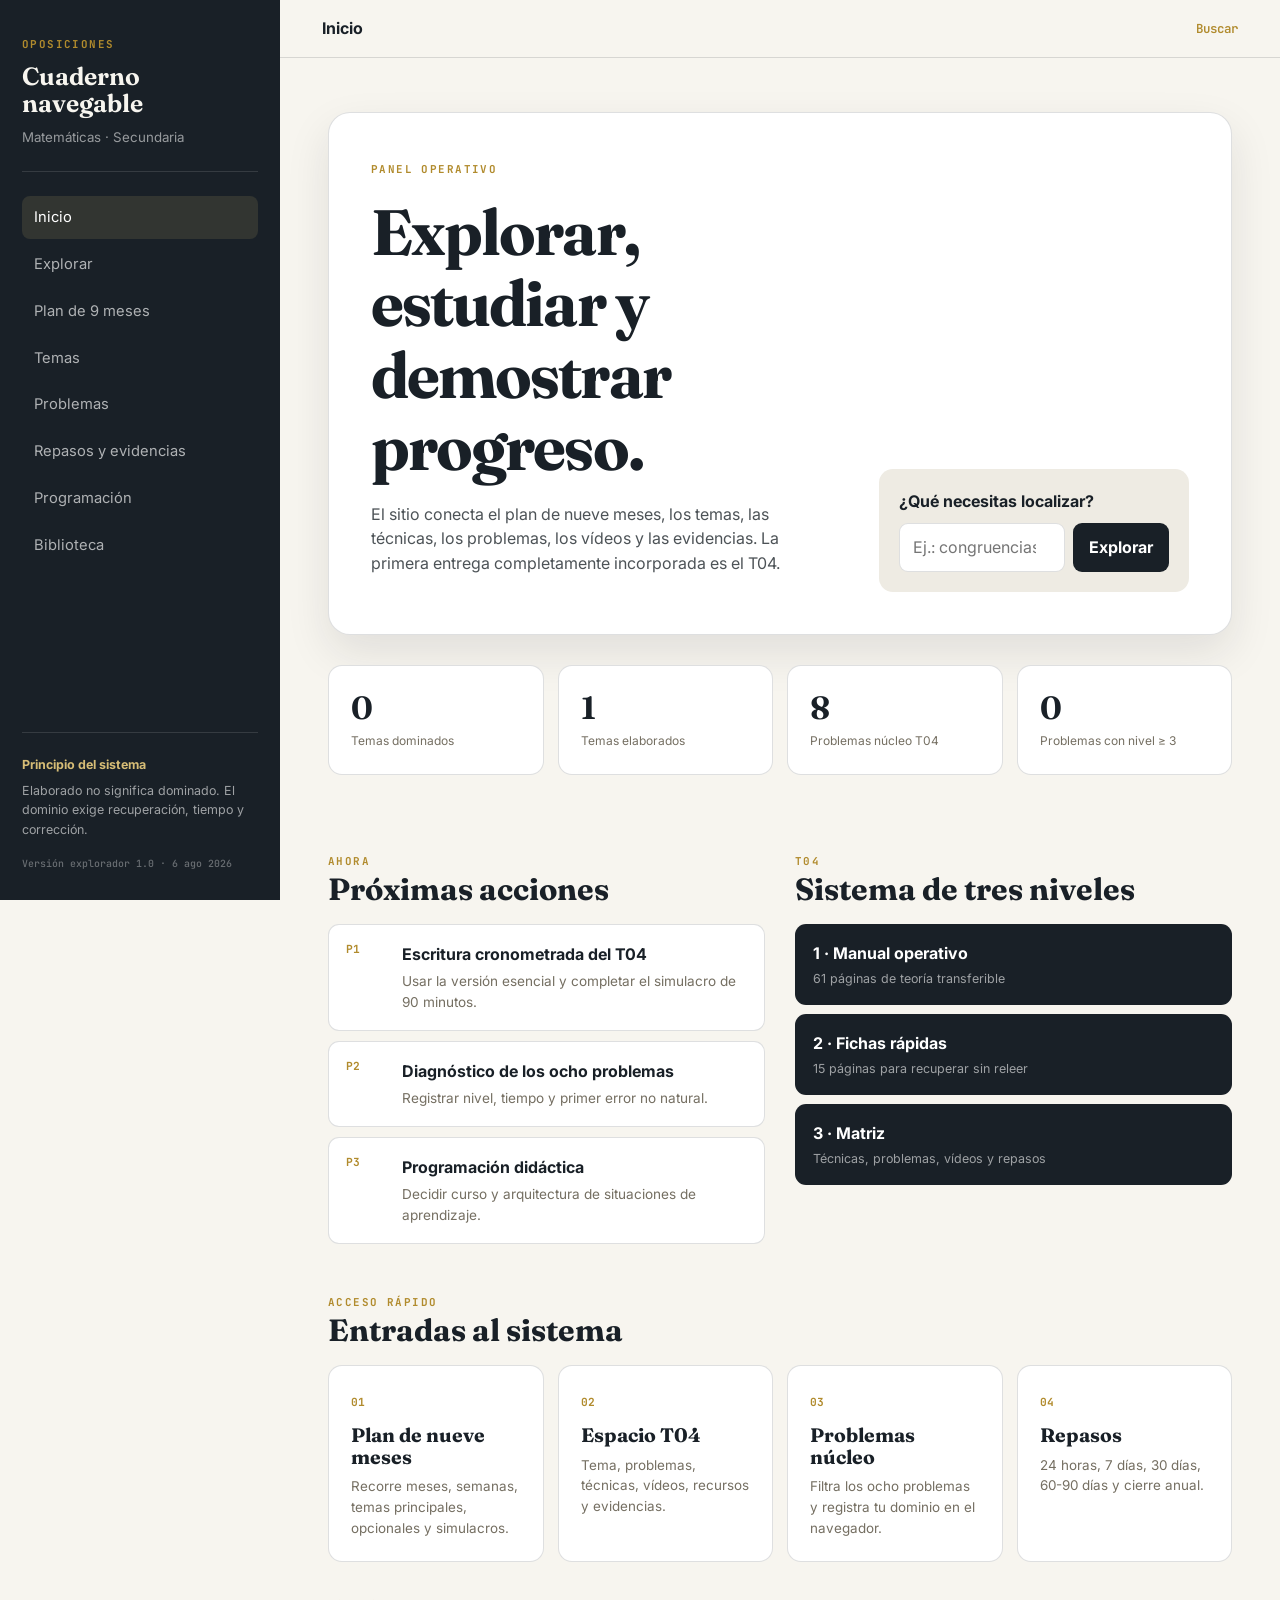
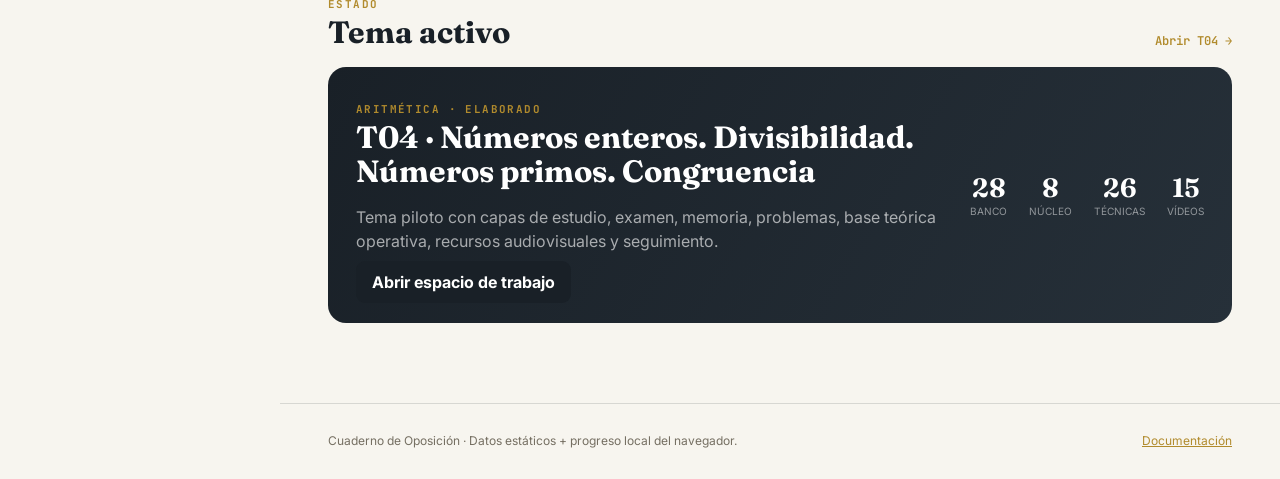
<file: index.html>
<!doctype html>
<html lang="es">
<head>
  <meta charset="utf-8">
  <meta name="viewport" content="width=device-width,initial-scale=1">
  <meta name="description" content="Explorador navegable del sistema de preparación de oposiciones de Matemáticas.">
  <title>Inicio · Cuaderno de Oposición</title>
  <link rel="stylesheet" href="assets/css/explorer.css">
  
</head>
<body data-page="dashboard">
  <div class="app-shell">
    <aside class="sidebar" id="sidebar">
      <a class="brand" href="index.html">
        <span class="brand-kicker">OPOSICIONES</span>
        <strong>Cuaderno navegable</strong>
        <small>Matemáticas · Secundaria</small>
      </a>
      <nav class="main-nav" aria-label="Navegación principal">
        <a data-nav="dashboard" href="index.html">Inicio</a>
        <a data-nav="explorar" href="explorar.html">Explorar</a>
        <a data-nav="plan" href="plan.html">Plan de 9 meses</a>
        <a data-nav="temas" href="temas.html">Temas</a>
        <a data-nav="problemas" href="problemas.html">Problemas</a>
        <a data-nav="seguimiento" href="seguimiento.html">Repasos y evidencias</a>
        <a data-nav="programacion" href="programacion.html">Programación</a>
        <a data-nav="biblioteca" href="biblioteca.html">Biblioteca</a>
      </nav>
      <div class="sidebar-note">
        <b>Principio del sistema</b>
        <span>Elaborado no significa dominado. El dominio exige recuperación, tiempo y corrección.</span>
      </div>
      <div class="sidebar-meta">Versión explorador 1.0 · 6 ago 2026</div>
    </aside>
    <div class="page-column">
      <header class="topbar">
        <button class="menu-button" id="menuButton" aria-label="Abrir navegación">☰</button>
        <div class="topbar-title">Inicio</div>
        <a class="topbar-action" href="explorar.html">Buscar</a>
      </header>
      <main class="page-content">
        
<section class="hero explorer-hero">
  <div>
    <span class="eyebrow">Panel operativo</span>
    <h1>Explorar, estudiar y demostrar progreso.</h1>
    <p>El sitio conecta el plan de nueve meses, los temas, las técnicas, los problemas, los vídeos y las evidencias. La primera entrega completamente incorporada es el T04.</p>
  </div>
  <div class="hero-search">
    <label for="dashboardSearch">¿Qué necesitas localizar?</label>
    <div class="search-combo"><input id="dashboardSearch" type="search" placeholder="Ej.: congruencias, P24, T04, Bézout"><button id="dashboardSearchButton">Explorar</button></div>
  </div>
</section>
<section class="stats-grid" id="dashboardStats" aria-label="Resumen"></section>
<section class="two-column">
  <div>
    <div class="section-heading"><div><span class="eyebrow">Ahora</span><h2>Próximas acciones</h2></div></div>
    <div class="action-list" id="priorityActions"></div>
  </div>
  <div>
    <div class="section-heading"><div><span class="eyebrow">T04</span><h2>Sistema de tres niveles</h2></div></div>
    <div class="layer-stack">
      <a href="documentos/T04/manual-operativo-problemas-v2.pdf"><b>1 · Manual operativo</b><span>61 páginas de teoría transferible</span></a>
      <a href="documentos/T04/fichas-rapidas-v1.pdf"><b>2 · Fichas rápidas</b><span>15 páginas para recuperar sin releer</span></a>
      <a href="documentos/T04/matriz-teoria-tecnicas-problemas-v1.xlsx"><b>3 · Matriz</b><span>Técnicas, problemas, vídeos y repasos</span></a>
    </div>
  </div>
</section>
<section>
  <div class="section-heading"><div><span class="eyebrow">Acceso rápido</span><h2>Entradas al sistema</h2></div></div>
  <div class="portal-grid">
    <a class="portal-card" href="plan.html"><span>01</span><h3>Plan de nueve meses</h3><p>Recorre meses, semanas, temas principales, opcionales y simulacros.</p></a>
    <a class="portal-card" href="tema.html?id=T04"><span>02</span><h3>Espacio T04</h3><p>Tema, problemas, técnicas, vídeos, recursos y evidencias.</p></a>
    <a class="portal-card" href="problemas.html"><span>03</span><h3>Problemas núcleo</h3><p>Filtra los ocho problemas y registra tu dominio en el navegador.</p></a>
    <a class="portal-card" href="seguimiento.html"><span>04</span><h3>Repasos</h3><p>24 horas, 7 días, 30 días, 60-90 días y cierre anual.</p></a>
  </div>
</section>
<section>
  <div class="section-heading"><div><span class="eyebrow">Estado</span><h2>Tema activo</h2></div><a href="tema.html?id=T04">Abrir T04 →</a></div>
  <div id="activeTheme"></div>
</section>

      </main>
      <footer class="site-footer">
        <span>Cuaderno de Oposición · Datos estáticos + progreso local del navegador.</span>
        <a href="README_EXPLORADOR.md">Documentación</a>
      </footer>
    </div>
  </div>
  <script src="assets/js/app.js"></script>
</body>
</html>
</file>
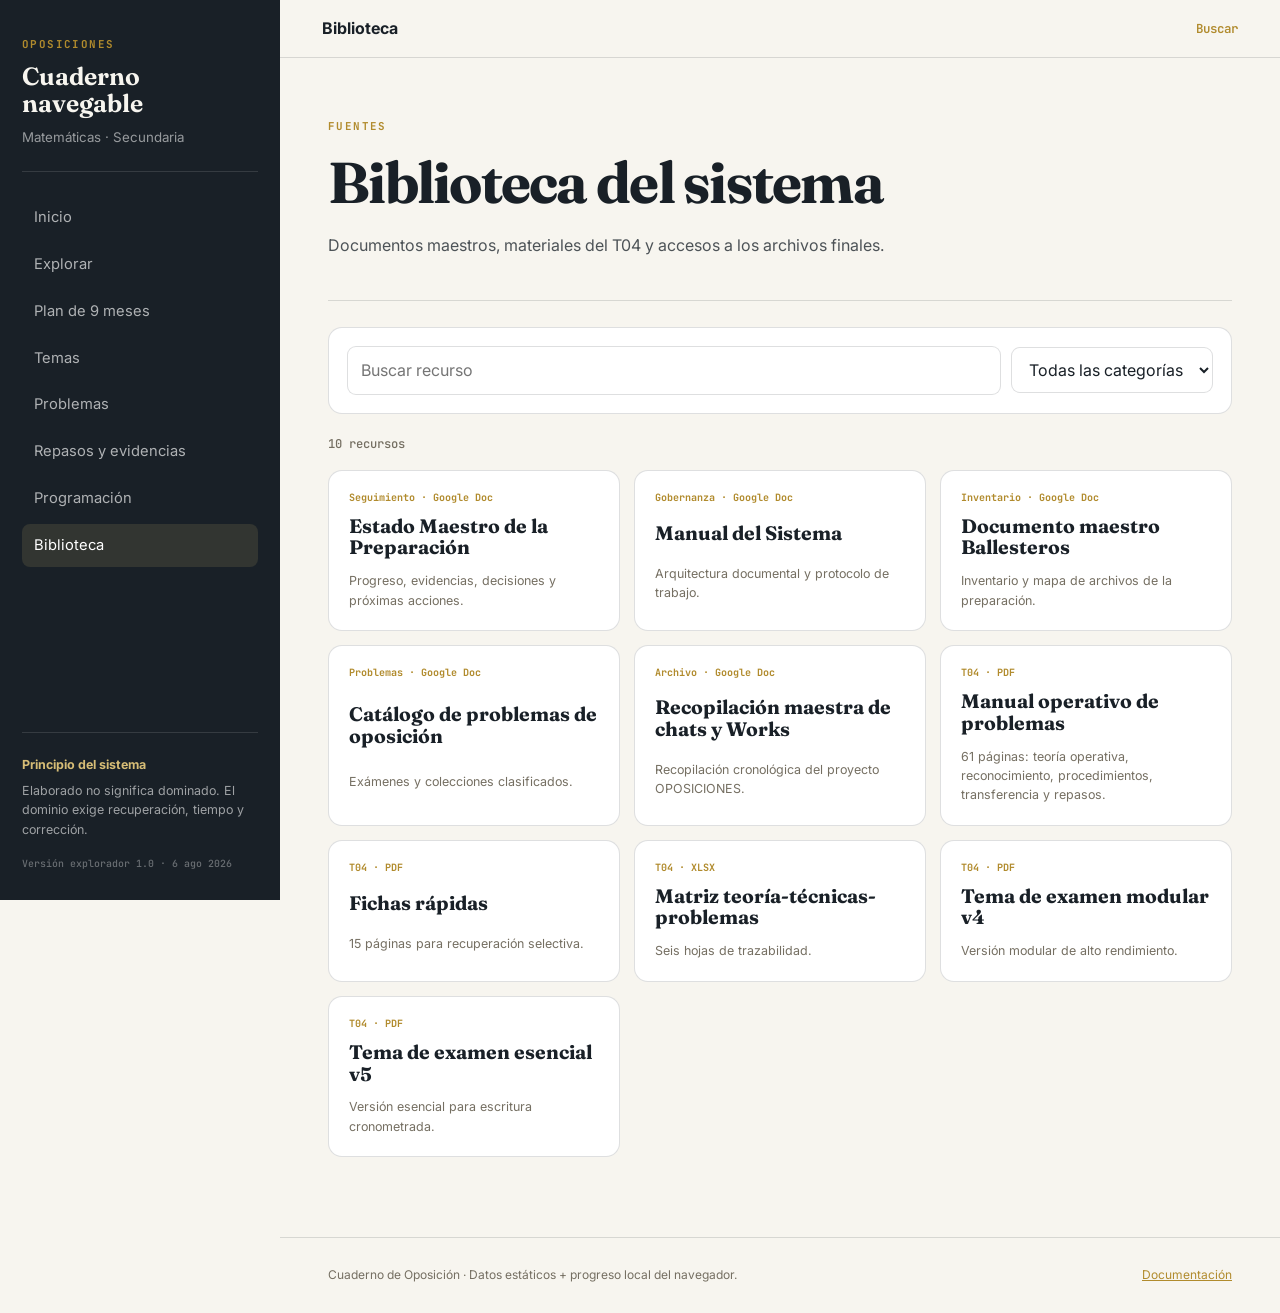
<file: biblioteca.html>
<!doctype html>
<html lang="es">
<head>
  <meta charset="utf-8">
  <meta name="viewport" content="width=device-width,initial-scale=1">
  <meta name="description" content="Explorador navegable del sistema de preparación de oposiciones de Matemáticas.">
  <title>Biblioteca · Cuaderno de Oposición</title>
  <link rel="stylesheet" href="assets/css/explorer.css">
  
</head>
<body data-page="biblioteca">
  <div class="app-shell">
    <aside class="sidebar" id="sidebar">
      <a class="brand" href="index.html">
        <span class="brand-kicker">OPOSICIONES</span>
        <strong>Cuaderno navegable</strong>
        <small>Matemáticas · Secundaria</small>
      </a>
      <nav class="main-nav" aria-label="Navegación principal">
        <a data-nav="dashboard" href="index.html">Inicio</a>
        <a data-nav="explorar" href="explorar.html">Explorar</a>
        <a data-nav="plan" href="plan.html">Plan de 9 meses</a>
        <a data-nav="temas" href="temas.html">Temas</a>
        <a data-nav="problemas" href="problemas.html">Problemas</a>
        <a data-nav="seguimiento" href="seguimiento.html">Repasos y evidencias</a>
        <a data-nav="programacion" href="programacion.html">Programación</a>
        <a data-nav="biblioteca" href="biblioteca.html">Biblioteca</a>
      </nav>
      <div class="sidebar-note">
        <b>Principio del sistema</b>
        <span>Elaborado no significa dominado. El dominio exige recuperación, tiempo y corrección.</span>
      </div>
      <div class="sidebar-meta">Versión explorador 1.0 · 6 ago 2026</div>
    </aside>
    <div class="page-column">
      <header class="topbar">
        <button class="menu-button" id="menuButton" aria-label="Abrir navegación">☰</button>
        <div class="topbar-title">Biblioteca</div>
        <a class="topbar-action" href="explorar.html">Buscar</a>
      </header>
      <main class="page-content">
        
<section class="page-intro"><span class="eyebrow">Fuentes</span><h1>Biblioteca del sistema</h1><p>Documentos maestros, materiales del T04 y accesos a los archivos finales.</p></section>
<section class="filters-card">
  <input id="libraryQuery" type="search" placeholder="Buscar recurso">
  <select id="libraryCategory"><option value="">Todas las categorías</option></select>
</section>
<div id="libraryCount" class="result-summary"></div>
<section id="libraryGrid" class="library-grid"></section>

      </main>
      <footer class="site-footer">
        <span>Cuaderno de Oposición · Datos estáticos + progreso local del navegador.</span>
        <a href="README_EXPLORADOR.md">Documentación</a>
      </footer>
    </div>
  </div>
  <script src="assets/js/app.js"></script>
</body>
</html>
</file>
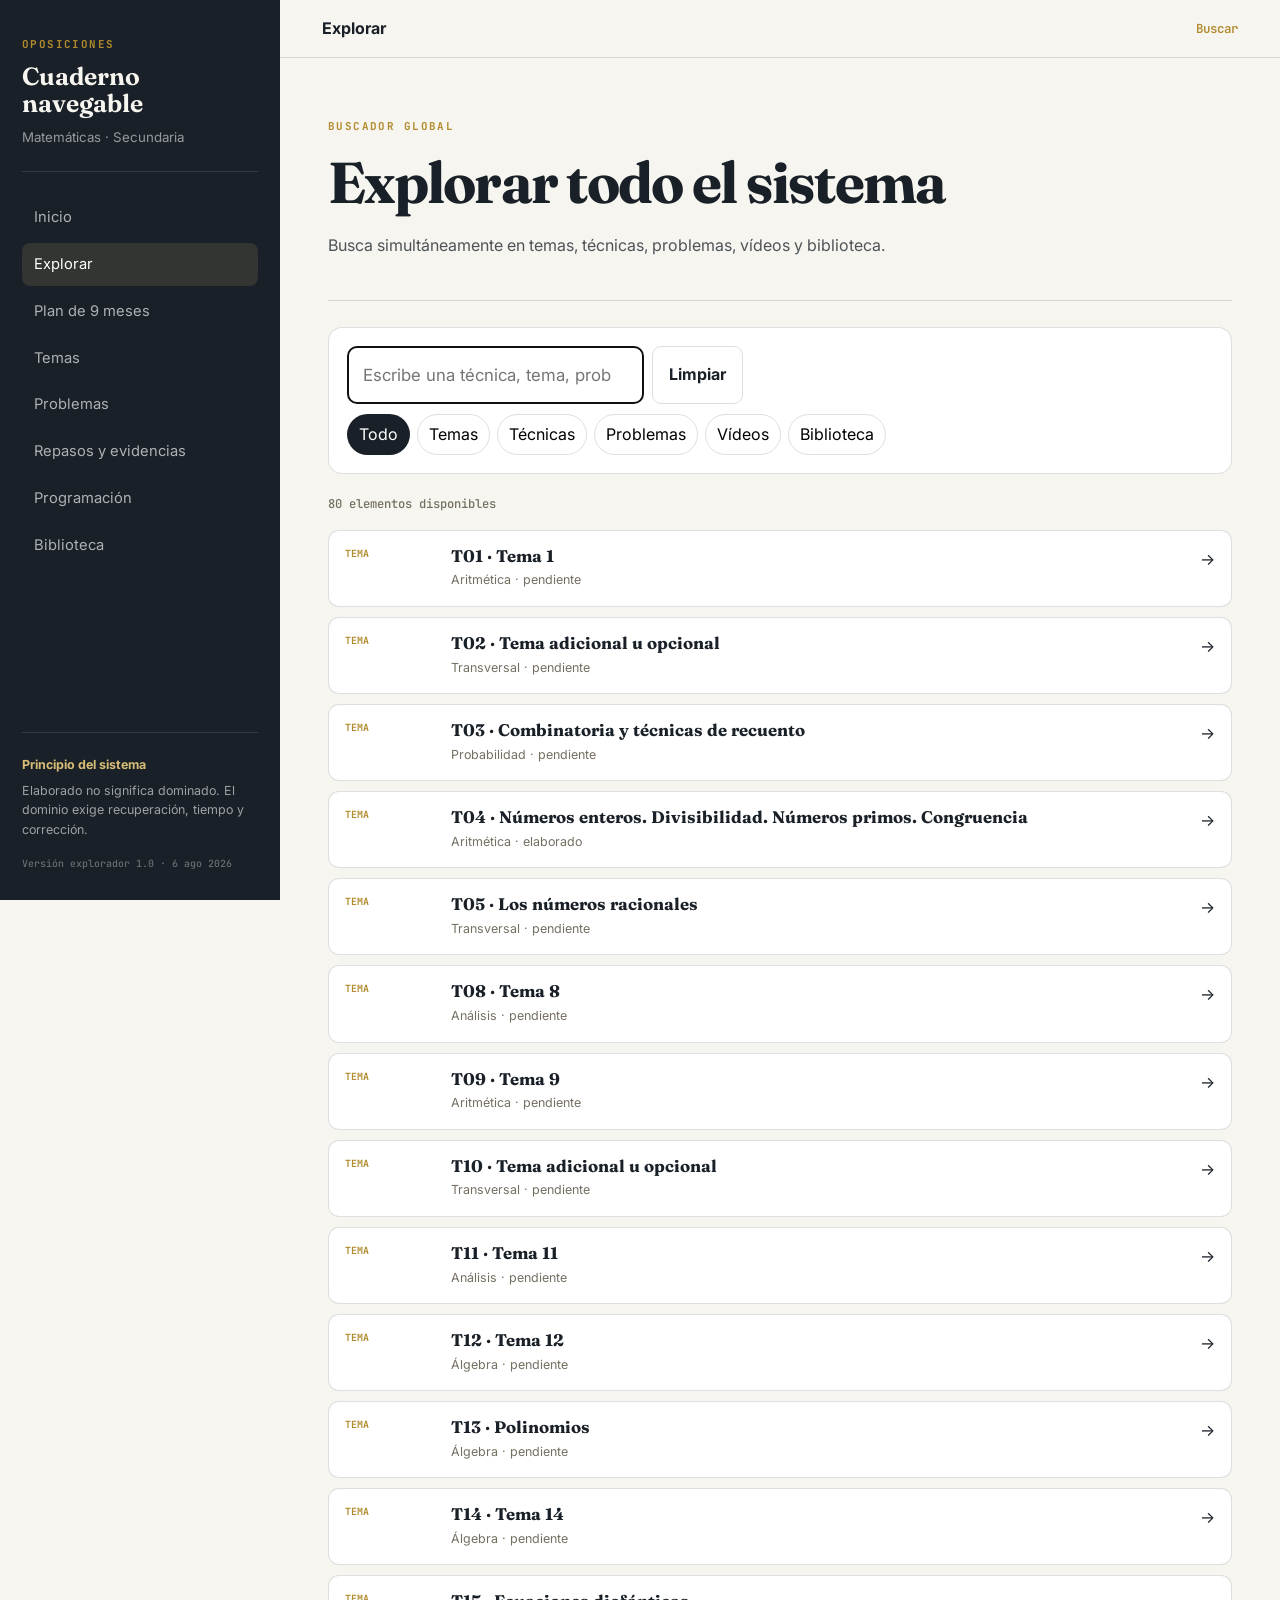
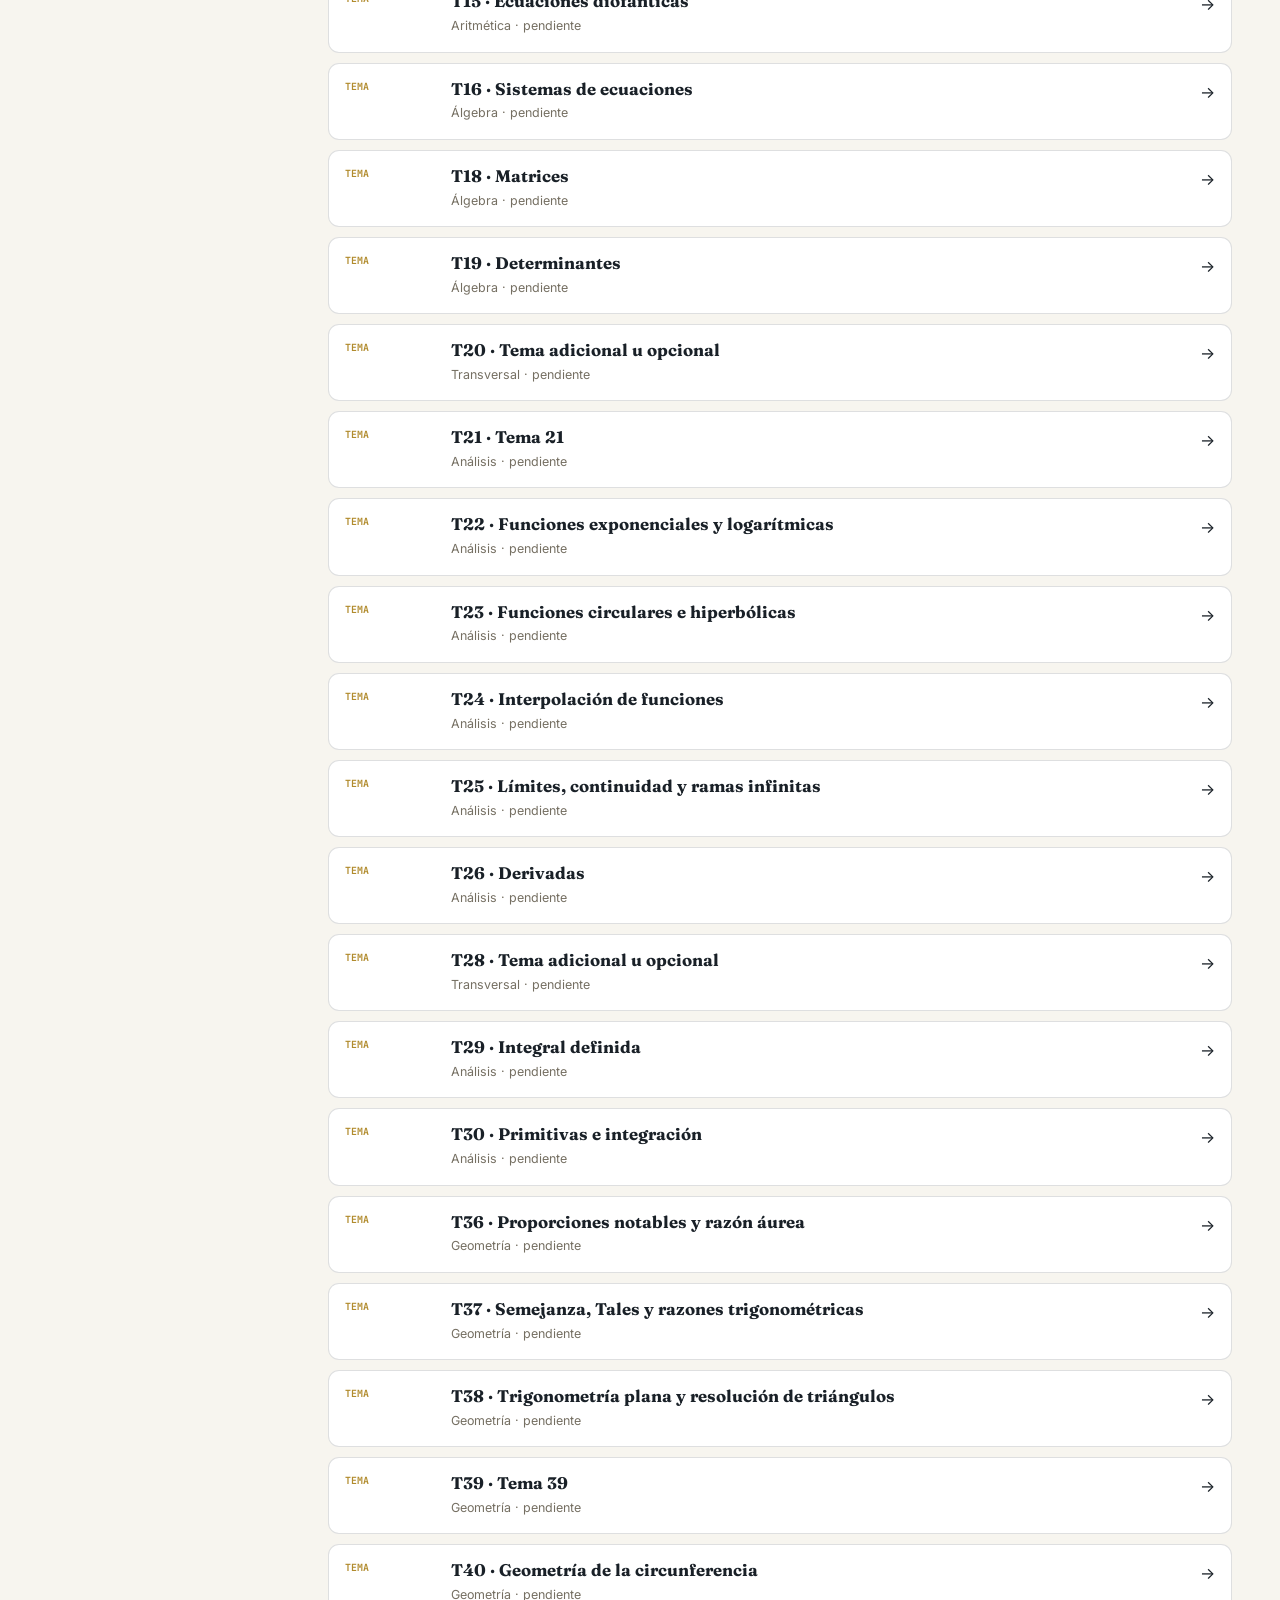
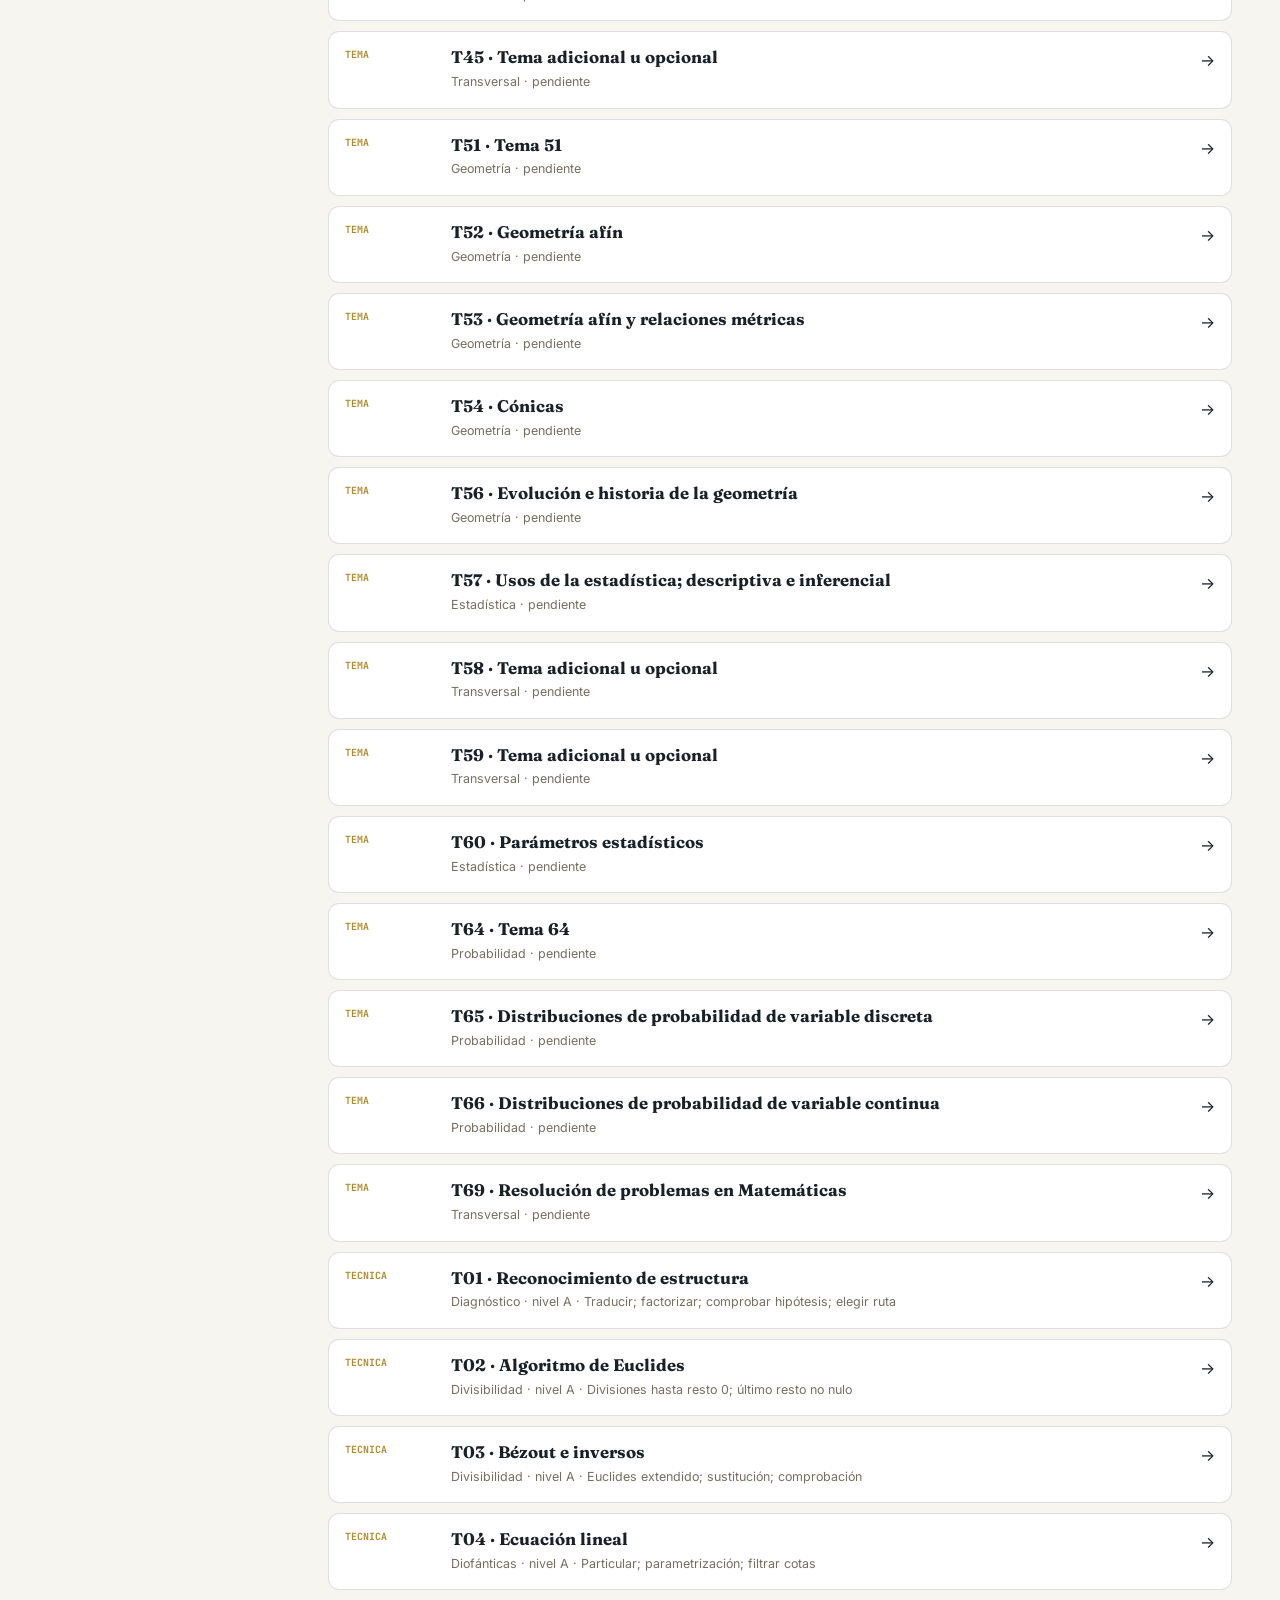
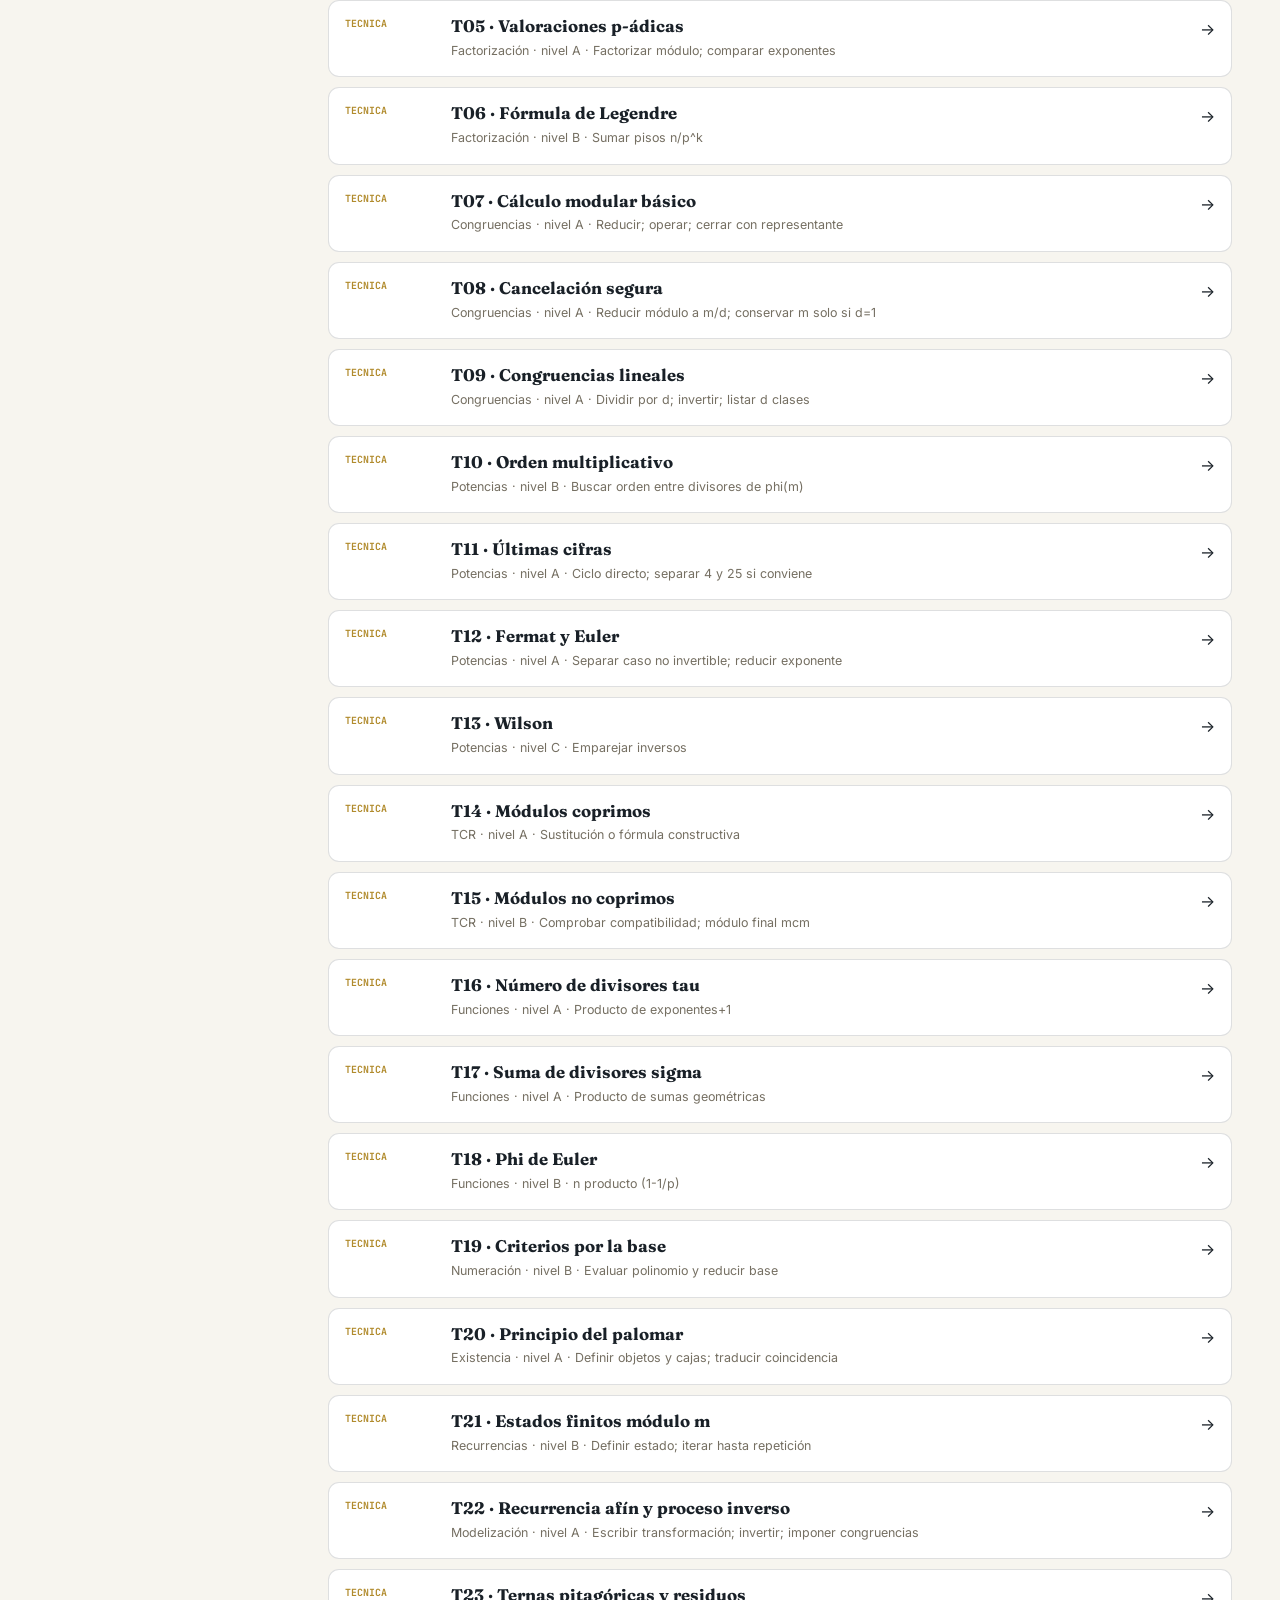
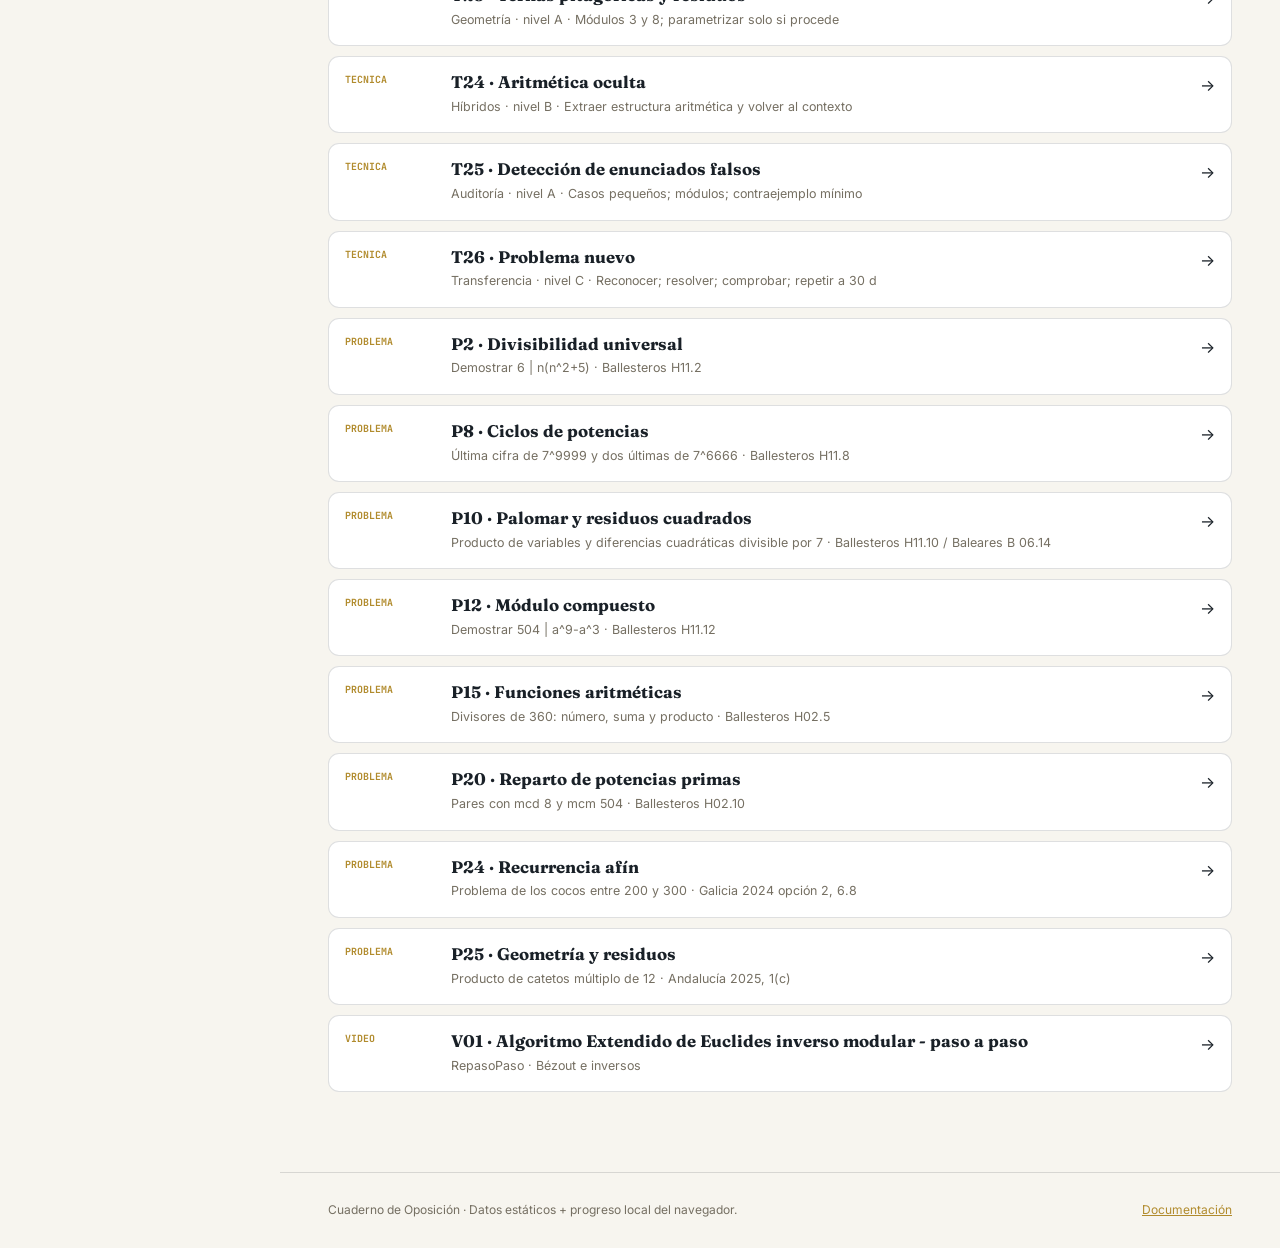
<file: explorar.html>
<!doctype html>
<html lang="es">
<head>
  <meta charset="utf-8">
  <meta name="viewport" content="width=device-width,initial-scale=1">
  <meta name="description" content="Explorador navegable del sistema de preparación de oposiciones de Matemáticas.">
  <title>Explorar · Cuaderno de Oposición</title>
  <link rel="stylesheet" href="assets/css/explorer.css">
  
</head>
<body data-page="explorar">
  <div class="app-shell">
    <aside class="sidebar" id="sidebar">
      <a class="brand" href="index.html">
        <span class="brand-kicker">OPOSICIONES</span>
        <strong>Cuaderno navegable</strong>
        <small>Matemáticas · Secundaria</small>
      </a>
      <nav class="main-nav" aria-label="Navegación principal">
        <a data-nav="dashboard" href="index.html">Inicio</a>
        <a data-nav="explorar" href="explorar.html">Explorar</a>
        <a data-nav="plan" href="plan.html">Plan de 9 meses</a>
        <a data-nav="temas" href="temas.html">Temas</a>
        <a data-nav="problemas" href="problemas.html">Problemas</a>
        <a data-nav="seguimiento" href="seguimiento.html">Repasos y evidencias</a>
        <a data-nav="programacion" href="programacion.html">Programación</a>
        <a data-nav="biblioteca" href="biblioteca.html">Biblioteca</a>
      </nav>
      <div class="sidebar-note">
        <b>Principio del sistema</b>
        <span>Elaborado no significa dominado. El dominio exige recuperación, tiempo y corrección.</span>
      </div>
      <div class="sidebar-meta">Versión explorador 1.0 · 6 ago 2026</div>
    </aside>
    <div class="page-column">
      <header class="topbar">
        <button class="menu-button" id="menuButton" aria-label="Abrir navegación">☰</button>
        <div class="topbar-title">Explorar</div>
        <a class="topbar-action" href="explorar.html">Buscar</a>
      </header>
      <main class="page-content">
        
<section class="page-intro"><span class="eyebrow">Buscador global</span><h1>Explorar todo el sistema</h1><p>Busca simultáneamente en temas, técnicas, problemas, vídeos y biblioteca.</p></section>
<section class="search-panel">
  <div class="search-combo large"><input id="globalSearch" type="search" autofocus placeholder="Escribe una técnica, tema, problema, fuente o recurso"><button id="clearGlobalSearch" class="secondary">Limpiar</button></div>
  <div class="filter-row"><button class="chip active" data-search-type="todos">Todo</button><button class="chip" data-search-type="tema">Temas</button><button class="chip" data-search-type="tecnica">Técnicas</button><button class="chip" data-search-type="problema">Problemas</button><button class="chip" data-search-type="video">Vídeos</button><button class="chip" data-search-type="recurso">Biblioteca</button></div>
</section>
<div id="globalSearchSummary" class="result-summary"></div>
<section id="globalSearchResults" class="search-results"></section>

      </main>
      <footer class="site-footer">
        <span>Cuaderno de Oposición · Datos estáticos + progreso local del navegador.</span>
        <a href="README_EXPLORADOR.md">Documentación</a>
      </footer>
    </div>
  </div>
  <script src="assets/js/app.js"></script>
</body>
</html>
</file>
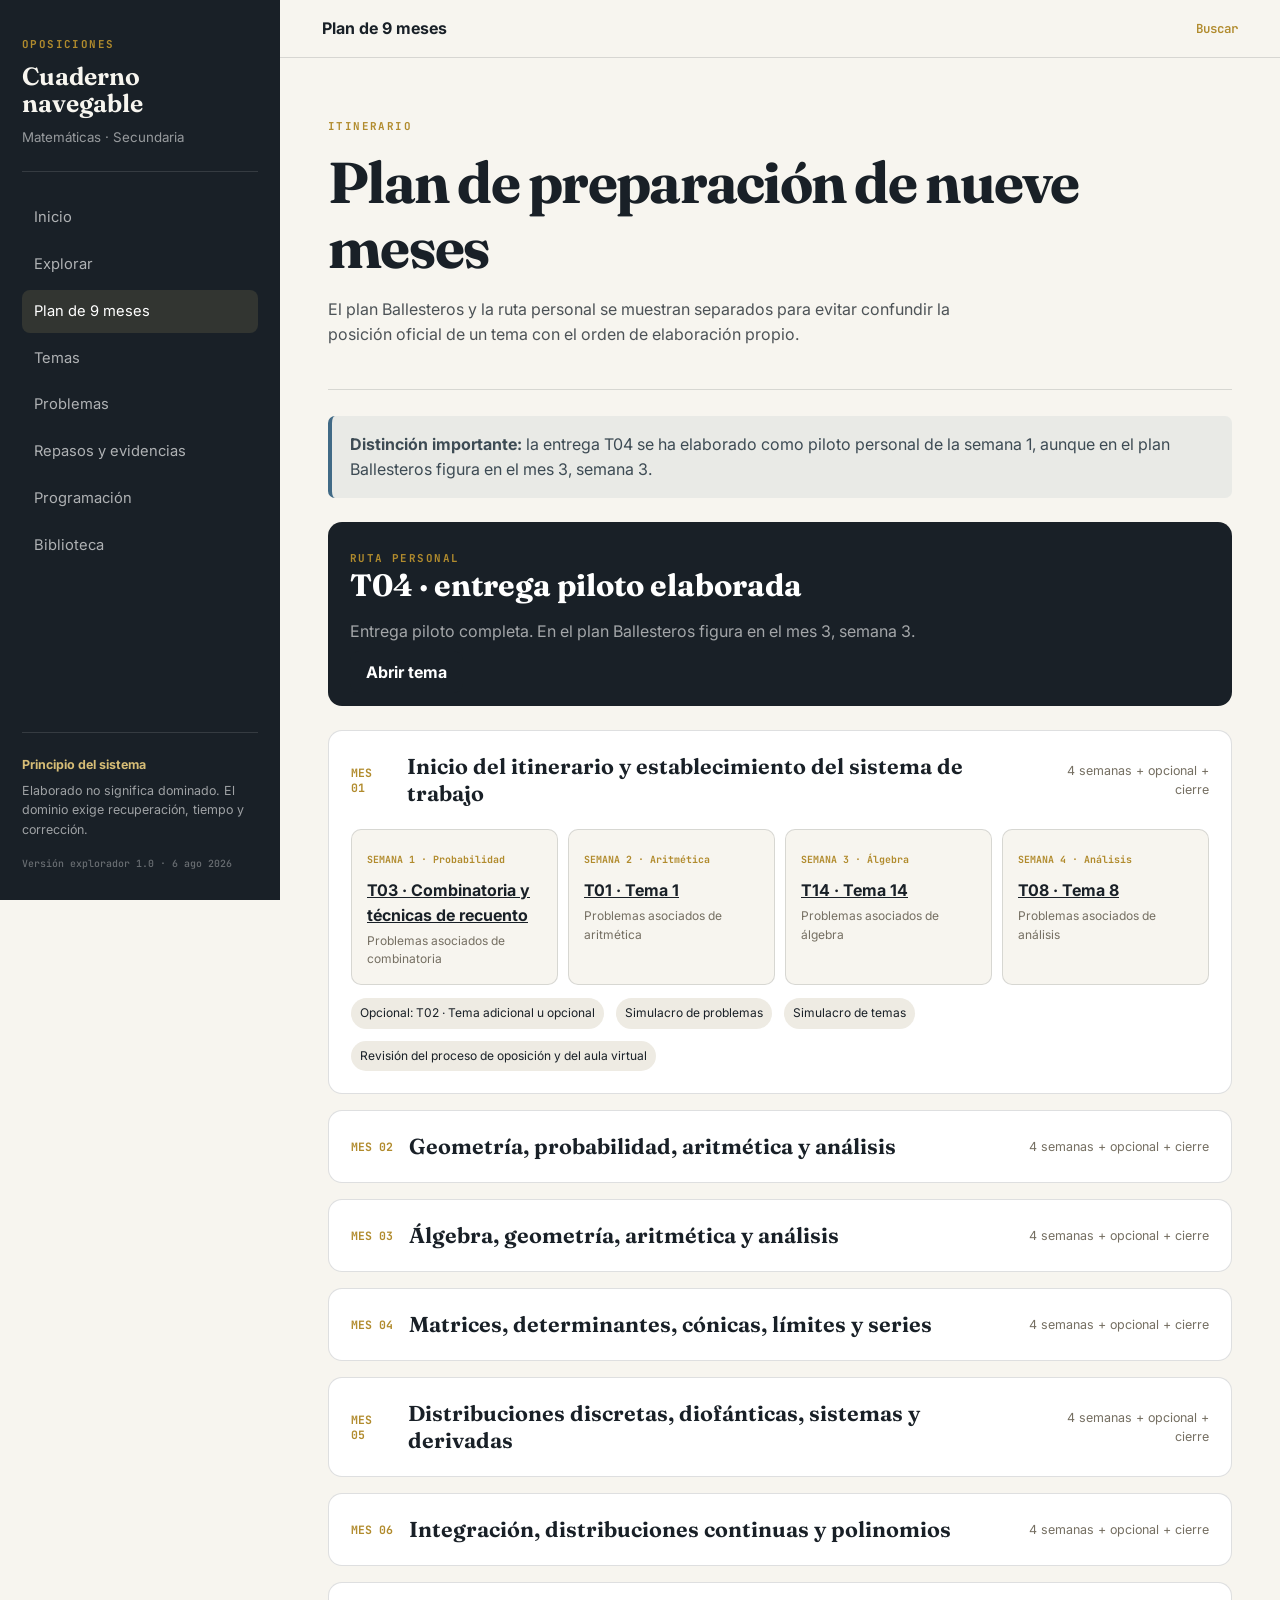
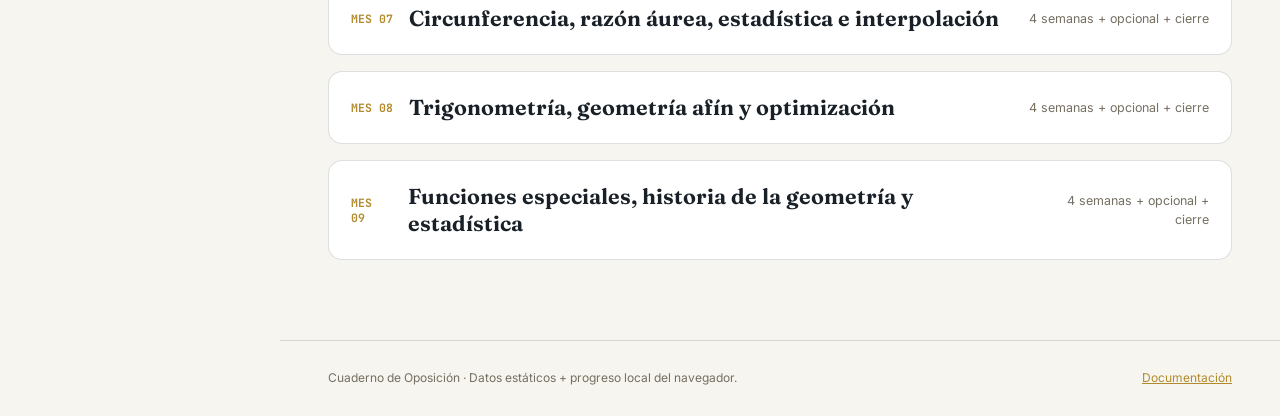
<file: plan.html>
<!doctype html>
<html lang="es">
<head>
  <meta charset="utf-8">
  <meta name="viewport" content="width=device-width,initial-scale=1">
  <meta name="description" content="Explorador navegable del sistema de preparación de oposiciones de Matemáticas.">
  <title>Plan de 9 meses · Cuaderno de Oposición</title>
  <link rel="stylesheet" href="assets/css/explorer.css">
  
</head>
<body data-page="plan">
  <div class="app-shell">
    <aside class="sidebar" id="sidebar">
      <a class="brand" href="index.html">
        <span class="brand-kicker">OPOSICIONES</span>
        <strong>Cuaderno navegable</strong>
        <small>Matemáticas · Secundaria</small>
      </a>
      <nav class="main-nav" aria-label="Navegación principal">
        <a data-nav="dashboard" href="index.html">Inicio</a>
        <a data-nav="explorar" href="explorar.html">Explorar</a>
        <a data-nav="plan" href="plan.html">Plan de 9 meses</a>
        <a data-nav="temas" href="temas.html">Temas</a>
        <a data-nav="problemas" href="problemas.html">Problemas</a>
        <a data-nav="seguimiento" href="seguimiento.html">Repasos y evidencias</a>
        <a data-nav="programacion" href="programacion.html">Programación</a>
        <a data-nav="biblioteca" href="biblioteca.html">Biblioteca</a>
      </nav>
      <div class="sidebar-note">
        <b>Principio del sistema</b>
        <span>Elaborado no significa dominado. El dominio exige recuperación, tiempo y corrección.</span>
      </div>
      <div class="sidebar-meta">Versión explorador 1.0 · 6 ago 2026</div>
    </aside>
    <div class="page-column">
      <header class="topbar">
        <button class="menu-button" id="menuButton" aria-label="Abrir navegación">☰</button>
        <div class="topbar-title">Plan de 9 meses</div>
        <a class="topbar-action" href="explorar.html">Buscar</a>
      </header>
      <main class="page-content">
        
<section class="page-intro"><span class="eyebrow">Itinerario</span><h1>Plan de preparación de nueve meses</h1><p>El plan Ballesteros y la ruta personal se muestran separados para evitar confundir la posición oficial de un tema con el orden de elaboración propio.</p></section>
<div class="notice"><b>Distinción importante:</b> la entrega T04 se ha elaborado como piloto personal de la semana 1, aunque en el plan Ballesteros figura en el mes 3, semana 3.</div>
<div id="personalRoute"></div>
<section id="planMonths" class="month-stack"></section>

      </main>
      <footer class="site-footer">
        <span>Cuaderno de Oposición · Datos estáticos + progreso local del navegador.</span>
        <a href="README_EXPLORADOR.md">Documentación</a>
      </footer>
    </div>
  </div>
  <script src="assets/js/app.js"></script>
</body>
</html>
</file>
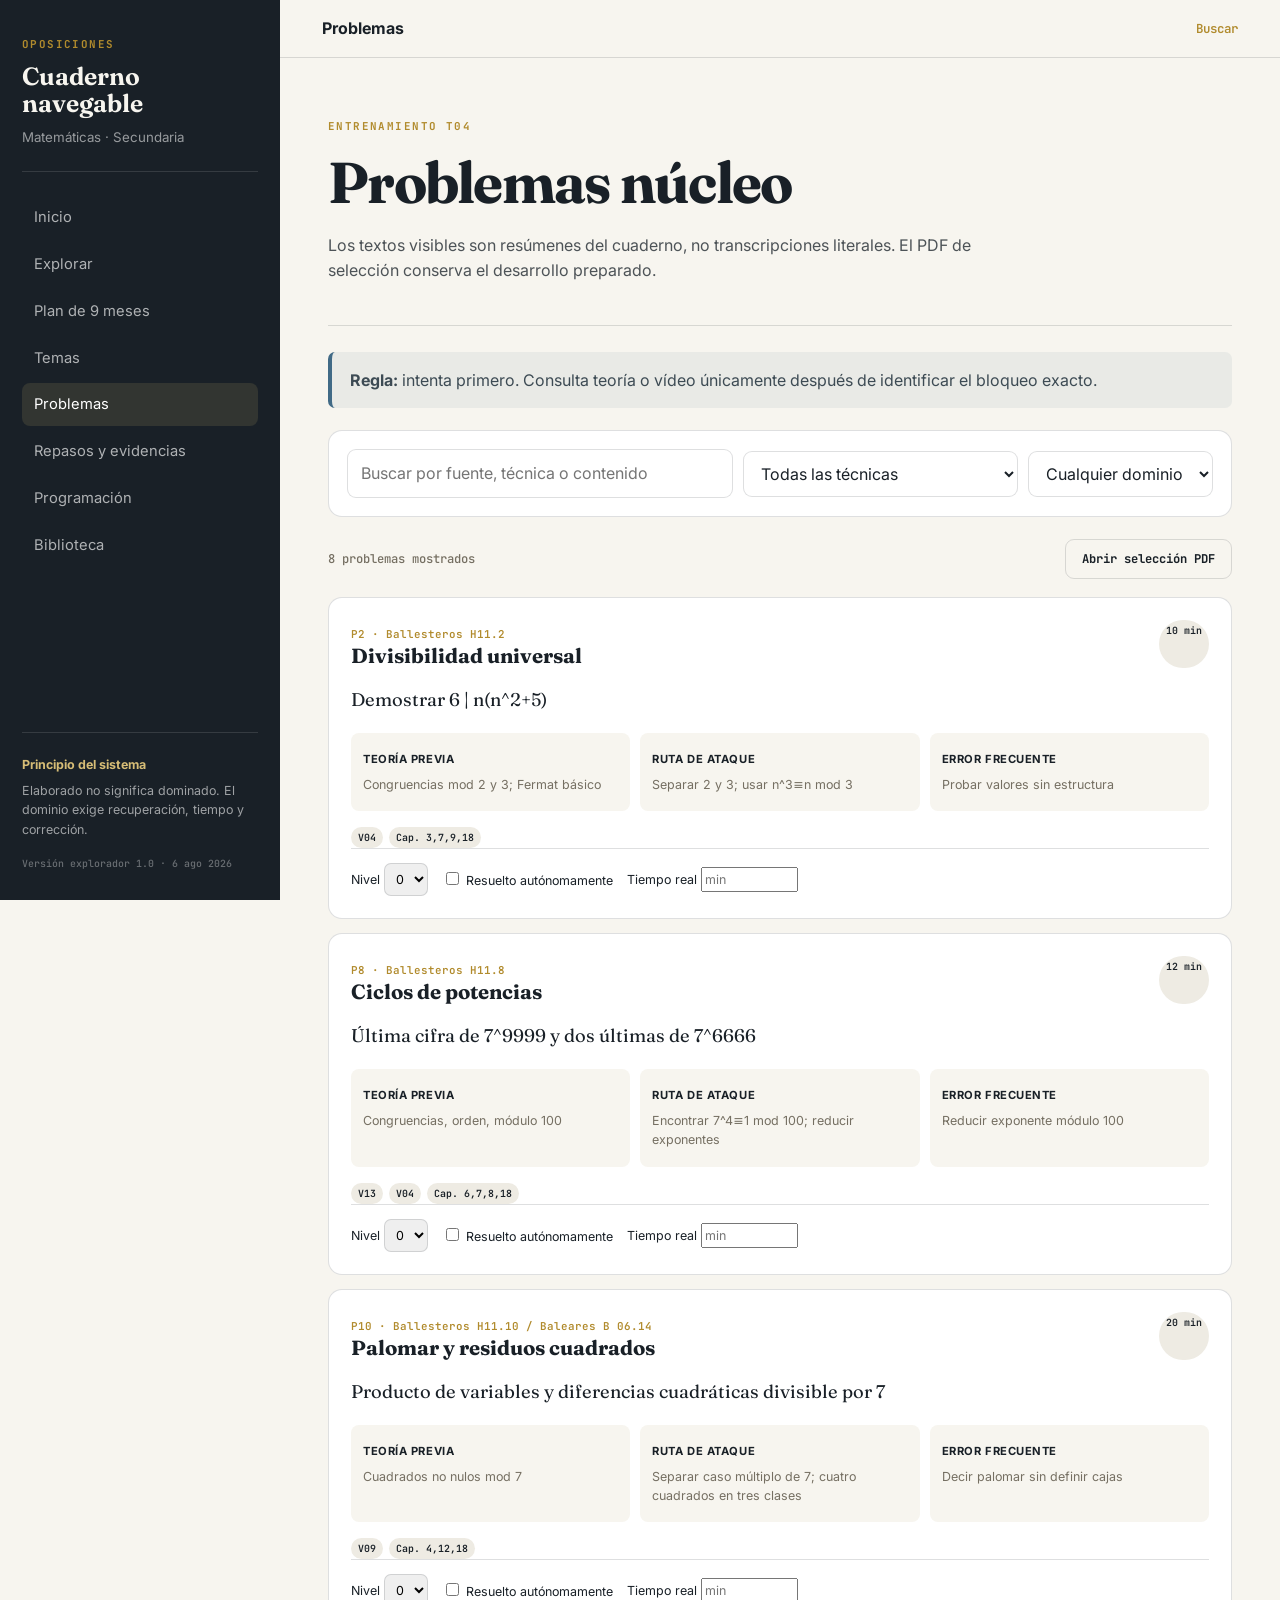
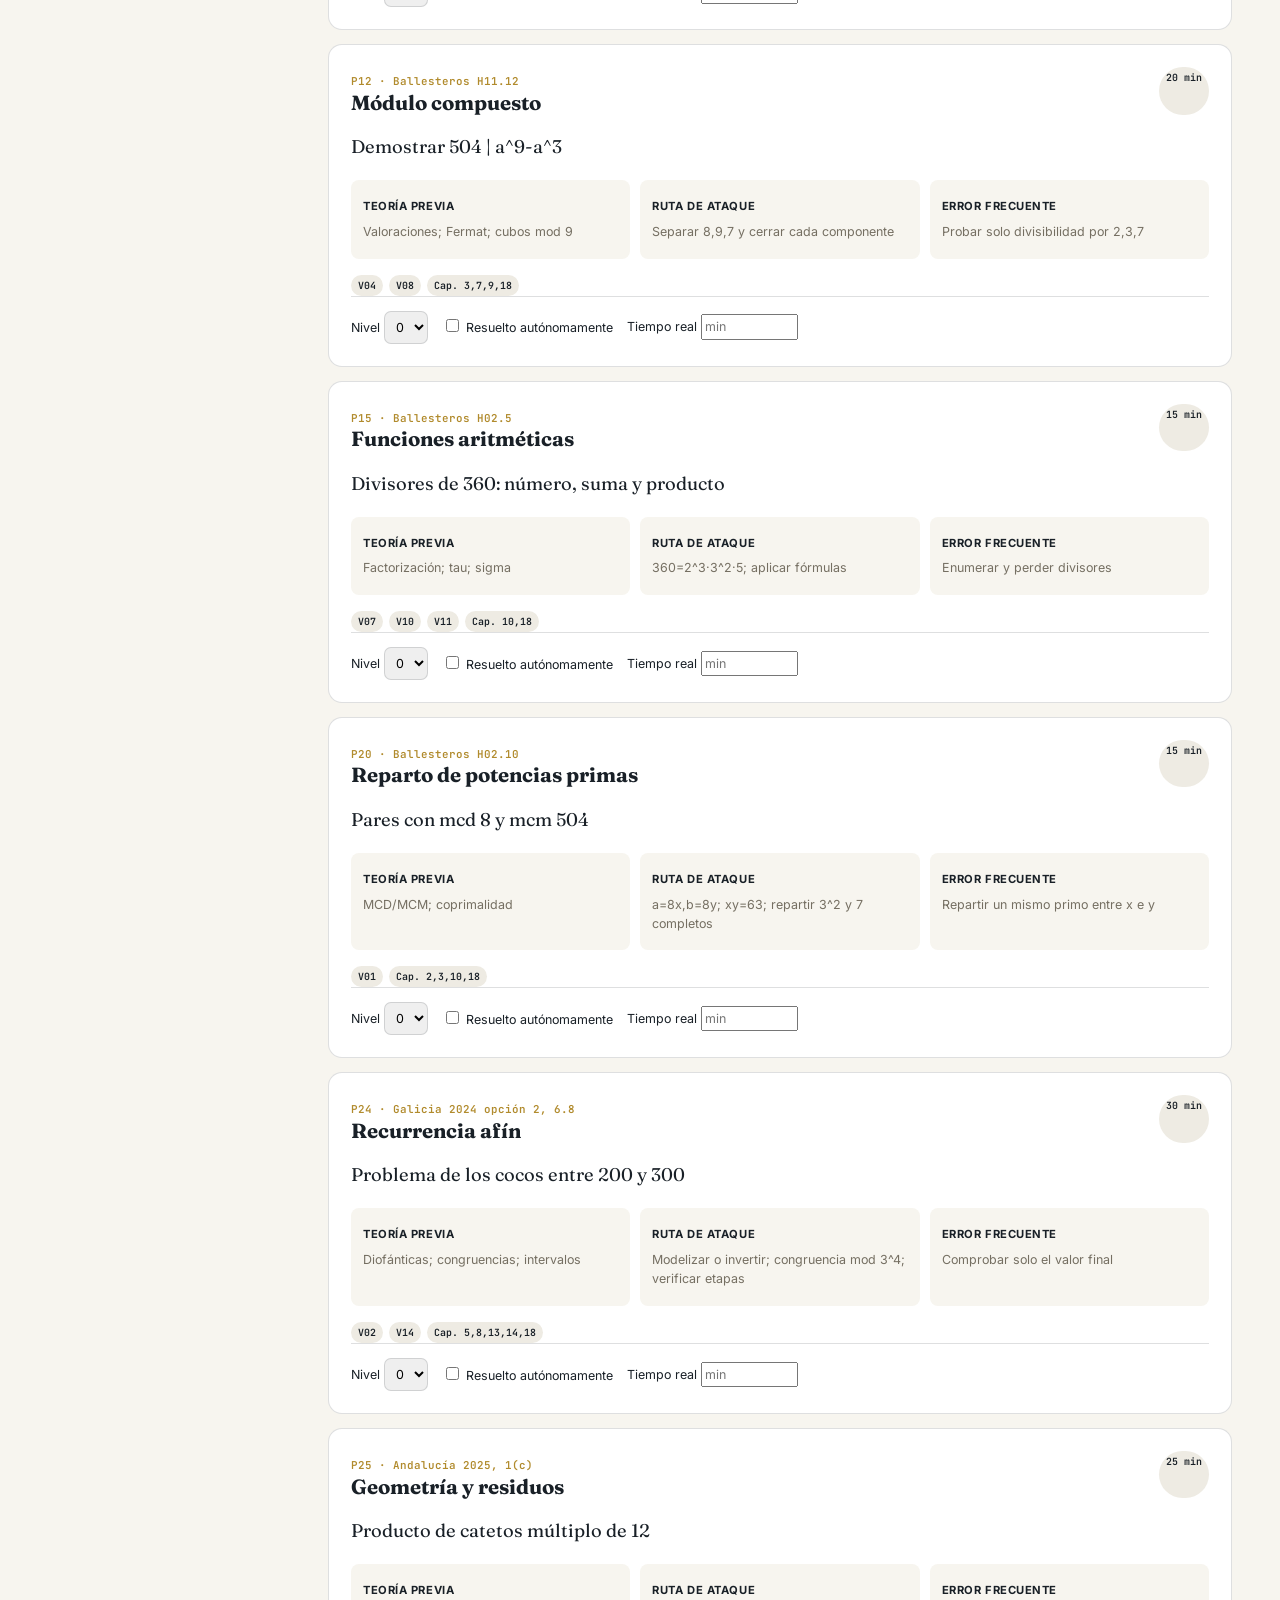
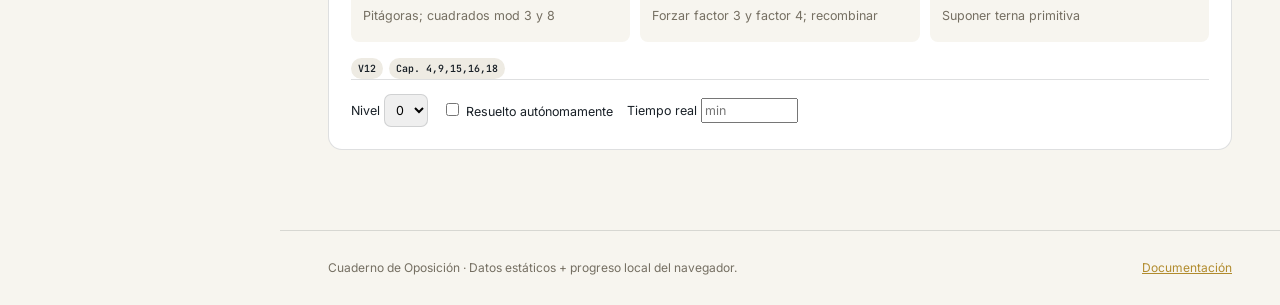
<file: problemas.html>
<!doctype html>
<html lang="es">
<head>
  <meta charset="utf-8">
  <meta name="viewport" content="width=device-width,initial-scale=1">
  <meta name="description" content="Explorador navegable del sistema de preparación de oposiciones de Matemáticas.">
  <title>Problemas · Cuaderno de Oposición</title>
  <link rel="stylesheet" href="assets/css/explorer.css">
  
</head>
<body data-page="problemas">
  <div class="app-shell">
    <aside class="sidebar" id="sidebar">
      <a class="brand" href="index.html">
        <span class="brand-kicker">OPOSICIONES</span>
        <strong>Cuaderno navegable</strong>
        <small>Matemáticas · Secundaria</small>
      </a>
      <nav class="main-nav" aria-label="Navegación principal">
        <a data-nav="dashboard" href="index.html">Inicio</a>
        <a data-nav="explorar" href="explorar.html">Explorar</a>
        <a data-nav="plan" href="plan.html">Plan de 9 meses</a>
        <a data-nav="temas" href="temas.html">Temas</a>
        <a data-nav="problemas" href="problemas.html">Problemas</a>
        <a data-nav="seguimiento" href="seguimiento.html">Repasos y evidencias</a>
        <a data-nav="programacion" href="programacion.html">Programación</a>
        <a data-nav="biblioteca" href="biblioteca.html">Biblioteca</a>
      </nav>
      <div class="sidebar-note">
        <b>Principio del sistema</b>
        <span>Elaborado no significa dominado. El dominio exige recuperación, tiempo y corrección.</span>
      </div>
      <div class="sidebar-meta">Versión explorador 1.0 · 6 ago 2026</div>
    </aside>
    <div class="page-column">
      <header class="topbar">
        <button class="menu-button" id="menuButton" aria-label="Abrir navegación">☰</button>
        <div class="topbar-title">Problemas</div>
        <a class="topbar-action" href="explorar.html">Buscar</a>
      </header>
      <main class="page-content">
        
<section class="page-intro"><span class="eyebrow">Entrenamiento T04</span><h1>Problemas núcleo</h1><p>Los textos visibles son resúmenes del cuaderno, no transcripciones literales. El PDF de selección conserva el desarrollo preparado.</p></section>
<div class="notice"><b>Regla:</b> intenta primero. Consulta teoría o vídeo únicamente después de identificar el bloqueo exacto.</div>
<section class="filters-card">
  <input id="problemQuery" type="search" placeholder="Buscar por fuente, técnica o contenido">
  <select id="problemTechnique"><option value="">Todas las técnicas</option></select>
  <select id="problemMastery"><option value="">Cualquier dominio</option><option value="0">Nivel 0</option><option value="1">Nivel 1</option><option value="2">Nivel 2</option><option value="3">Nivel 3</option><option value="4">Nivel 4</option><option value="5">Nivel 5</option></select>
</section>
<div class="result-toolbar"><span id="problemCount"></span><a class="button-link secondary" href="documentos/T04/seleccion-semanal-8-problemas.pdf">Abrir selección PDF</a></div>
<section id="problemList" class="problem-list"></section>

      </main>
      <footer class="site-footer">
        <span>Cuaderno de Oposición · Datos estáticos + progreso local del navegador.</span>
        <a href="README_EXPLORADOR.md">Documentación</a>
      </footer>
    </div>
  </div>
  <script src="assets/js/app.js"></script>
</body>
</html>
</file>
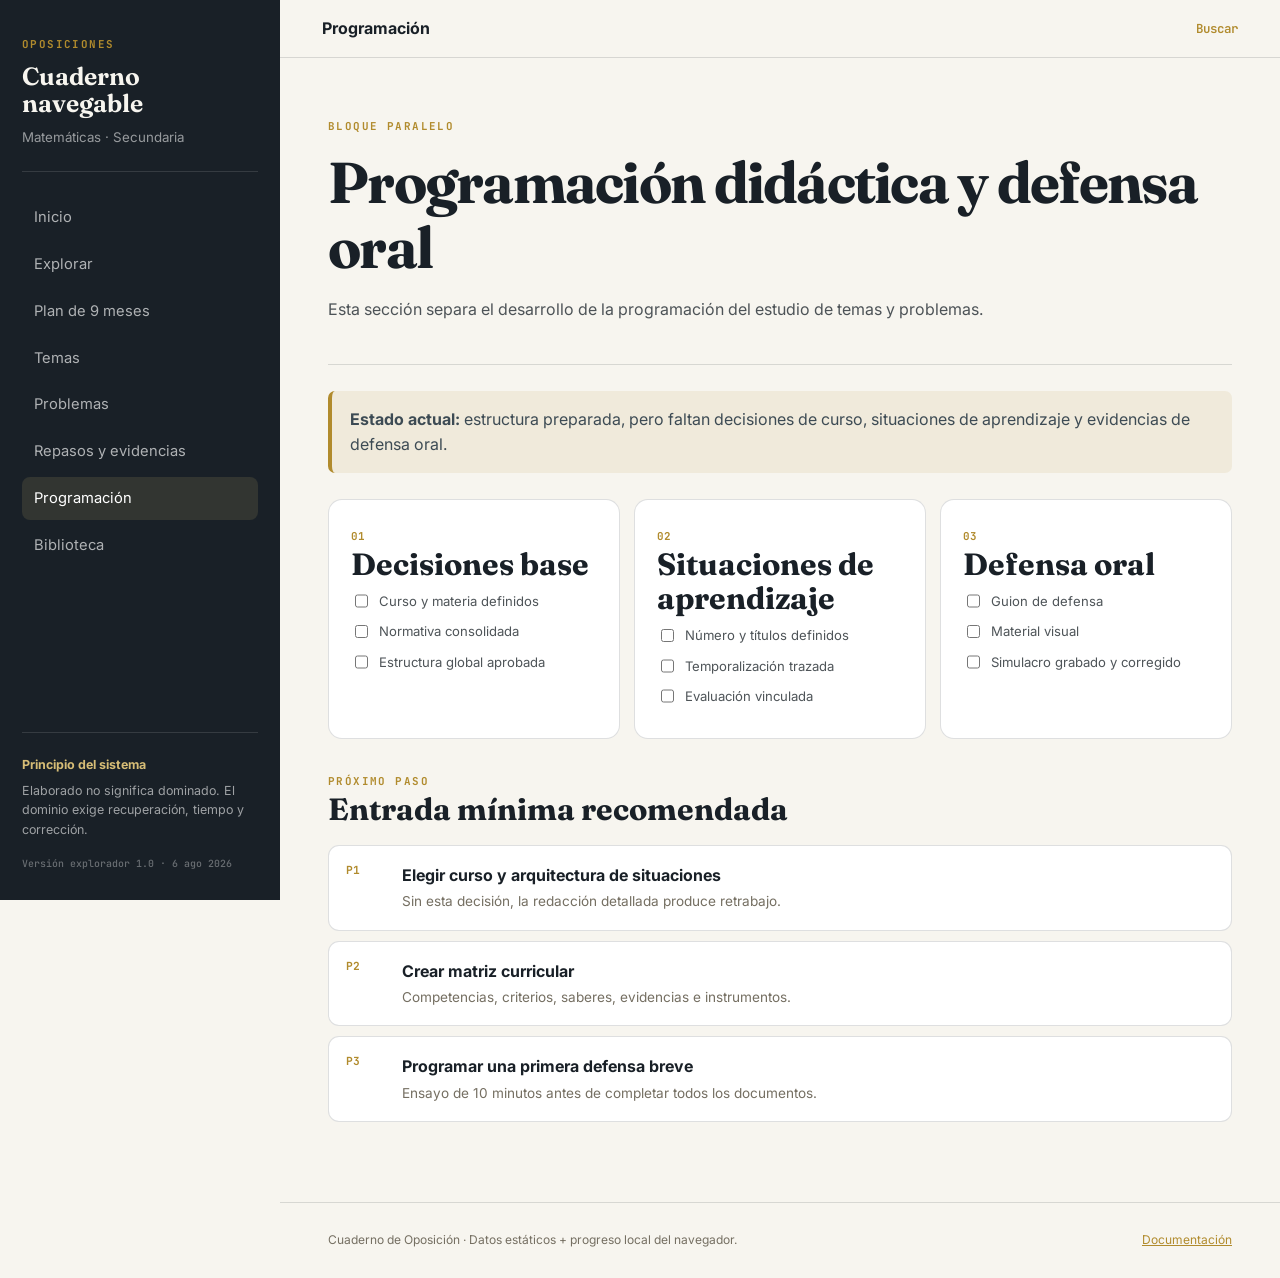
<file: programacion.html>
<!doctype html>
<html lang="es">
<head>
  <meta charset="utf-8">
  <meta name="viewport" content="width=device-width,initial-scale=1">
  <meta name="description" content="Explorador navegable del sistema de preparación de oposiciones de Matemáticas.">
  <title>Programación · Cuaderno de Oposición</title>
  <link rel="stylesheet" href="assets/css/explorer.css">
  
</head>
<body data-page="programacion">
  <div class="app-shell">
    <aside class="sidebar" id="sidebar">
      <a class="brand" href="index.html">
        <span class="brand-kicker">OPOSICIONES</span>
        <strong>Cuaderno navegable</strong>
        <small>Matemáticas · Secundaria</small>
      </a>
      <nav class="main-nav" aria-label="Navegación principal">
        <a data-nav="dashboard" href="index.html">Inicio</a>
        <a data-nav="explorar" href="explorar.html">Explorar</a>
        <a data-nav="plan" href="plan.html">Plan de 9 meses</a>
        <a data-nav="temas" href="temas.html">Temas</a>
        <a data-nav="problemas" href="problemas.html">Problemas</a>
        <a data-nav="seguimiento" href="seguimiento.html">Repasos y evidencias</a>
        <a data-nav="programacion" href="programacion.html">Programación</a>
        <a data-nav="biblioteca" href="biblioteca.html">Biblioteca</a>
      </nav>
      <div class="sidebar-note">
        <b>Principio del sistema</b>
        <span>Elaborado no significa dominado. El dominio exige recuperación, tiempo y corrección.</span>
      </div>
      <div class="sidebar-meta">Versión explorador 1.0 · 6 ago 2026</div>
    </aside>
    <div class="page-column">
      <header class="topbar">
        <button class="menu-button" id="menuButton" aria-label="Abrir navegación">☰</button>
        <div class="topbar-title">Programación</div>
        <a class="topbar-action" href="explorar.html">Buscar</a>
      </header>
      <main class="page-content">
        
<section class="page-intro"><span class="eyebrow">Bloque paralelo</span><h1>Programación didáctica y defensa oral</h1><p>Esta sección separa el desarrollo de la programación del estudio de temas y problemas.</p></section>
<div class="notice warning"><b>Estado actual:</b> estructura preparada, pero faltan decisiones de curso, situaciones de aprendizaje y evidencias de defensa oral.</div>
<section class="program-grid">
  <article class="program-card"><span>01</span><h2>Decisiones base</h2><label><input type="checkbox" data-program="curso"> Curso y materia definidos</label><label><input type="checkbox" data-program="normativa"> Normativa consolidada</label><label><input type="checkbox" data-program="estructura"> Estructura global aprobada</label></article>
  <article class="program-card"><span>02</span><h2>Situaciones de aprendizaje</h2><label><input type="checkbox" data-program="sas"> Número y títulos definidos</label><label><input type="checkbox" data-program="temporalizacion"> Temporalización trazada</label><label><input type="checkbox" data-program="evaluacion"> Evaluación vinculada</label></article>
  <article class="program-card"><span>03</span><h2>Defensa oral</h2><label><input type="checkbox" data-program="guion"> Guion de defensa</label><label><input type="checkbox" data-program="material"> Material visual</label><label><input type="checkbox" data-program="simulacro"> Simulacro grabado y corregido</label></article>
</section>
<section>
  <div class="section-heading"><div><span class="eyebrow">Próximo paso</span><h2>Entrada mínima recomendada</h2></div></div>
  <div class="action-list"><div class="action-item"><span>P1</span><div><b>Elegir curso y arquitectura de situaciones</b><p>Sin esta decisión, la redacción detallada produce retrabajo.</p></div></div><div class="action-item"><span>P2</span><div><b>Crear matriz curricular</b><p>Competencias, criterios, saberes, evidencias e instrumentos.</p></div></div><div class="action-item"><span>P3</span><div><b>Programar una primera defensa breve</b><p>Ensayo de 10 minutos antes de completar todos los documentos.</p></div></div></div>
</section>

      </main>
      <footer class="site-footer">
        <span>Cuaderno de Oposición · Datos estáticos + progreso local del navegador.</span>
        <a href="README_EXPLORADOR.md">Documentación</a>
      </footer>
    </div>
  </div>
  <script src="assets/js/app.js"></script>
</body>
</html>
</file>
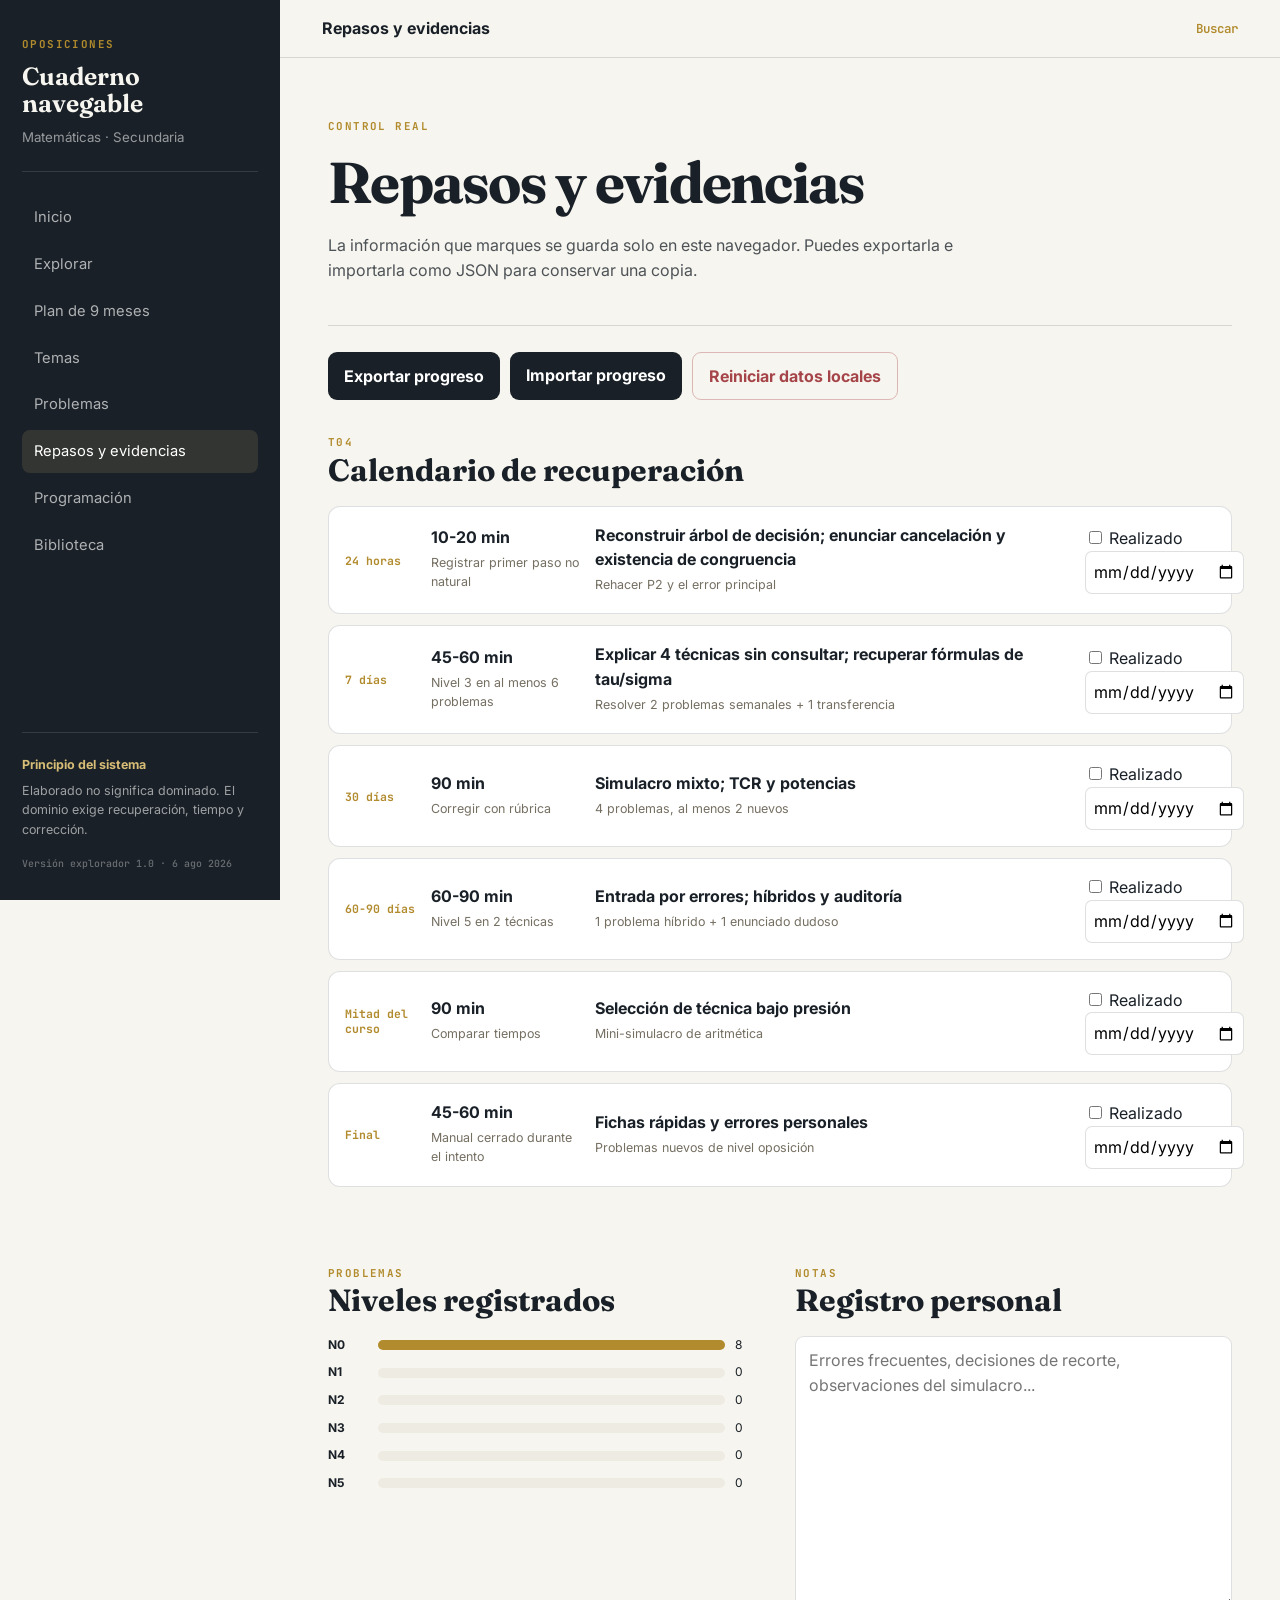
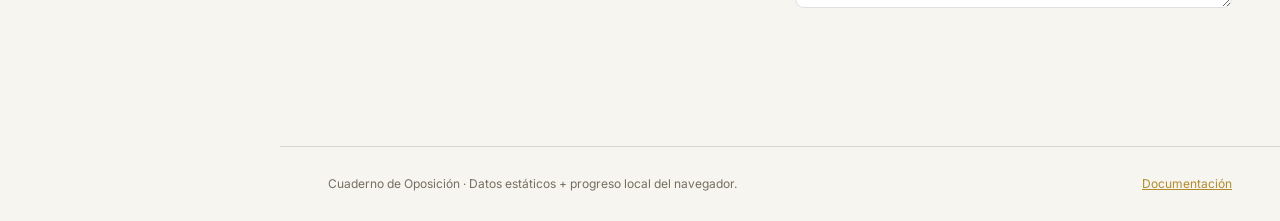
<file: seguimiento.html>
<!doctype html>
<html lang="es">
<head>
  <meta charset="utf-8">
  <meta name="viewport" content="width=device-width,initial-scale=1">
  <meta name="description" content="Explorador navegable del sistema de preparación de oposiciones de Matemáticas.">
  <title>Repasos y evidencias · Cuaderno de Oposición</title>
  <link rel="stylesheet" href="assets/css/explorer.css">
  
</head>
<body data-page="seguimiento">
  <div class="app-shell">
    <aside class="sidebar" id="sidebar">
      <a class="brand" href="index.html">
        <span class="brand-kicker">OPOSICIONES</span>
        <strong>Cuaderno navegable</strong>
        <small>Matemáticas · Secundaria</small>
      </a>
      <nav class="main-nav" aria-label="Navegación principal">
        <a data-nav="dashboard" href="index.html">Inicio</a>
        <a data-nav="explorar" href="explorar.html">Explorar</a>
        <a data-nav="plan" href="plan.html">Plan de 9 meses</a>
        <a data-nav="temas" href="temas.html">Temas</a>
        <a data-nav="problemas" href="problemas.html">Problemas</a>
        <a data-nav="seguimiento" href="seguimiento.html">Repasos y evidencias</a>
        <a data-nav="programacion" href="programacion.html">Programación</a>
        <a data-nav="biblioteca" href="biblioteca.html">Biblioteca</a>
      </nav>
      <div class="sidebar-note">
        <b>Principio del sistema</b>
        <span>Elaborado no significa dominado. El dominio exige recuperación, tiempo y corrección.</span>
      </div>
      <div class="sidebar-meta">Versión explorador 1.0 · 6 ago 2026</div>
    </aside>
    <div class="page-column">
      <header class="topbar">
        <button class="menu-button" id="menuButton" aria-label="Abrir navegación">☰</button>
        <div class="topbar-title">Repasos y evidencias</div>
        <a class="topbar-action" href="explorar.html">Buscar</a>
      </header>
      <main class="page-content">
        
<section class="page-intro"><span class="eyebrow">Control real</span><h1>Repasos y evidencias</h1><p>La información que marques se guarda solo en este navegador. Puedes exportarla e importarla como JSON para conservar una copia.</p></section>
<section class="tracking-toolbar">
  <button id="exportProgress">Exportar progreso</button>
  <label class="button-file">Importar progreso<input id="importProgress" type="file" accept="application/json"></label>
  <button id="resetProgress" class="danger-ghost">Reiniciar datos locales</button>
</section>
<section>
  <div class="section-heading"><div><span class="eyebrow">T04</span><h2>Calendario de recuperación</h2></div></div>
  <div id="reviewTimeline" class="timeline"></div>
</section>
<section class="two-column tracking-columns">
  <div>
    <div class="section-heading"><div><span class="eyebrow">Problemas</span><h2>Niveles registrados</h2></div></div>
    <div id="masterySummary"></div>
  </div>
  <div>
    <div class="section-heading"><div><span class="eyebrow">Notas</span><h2>Registro personal</h2></div></div>
    <textarea id="globalNotes" rows="10" placeholder="Errores frecuentes, decisiones de recorte, observaciones del simulacro..."></textarea>
    <div class="save-status" id="notesStatus"></div>
  </div>
</section>

      </main>
      <footer class="site-footer">
        <span>Cuaderno de Oposición · Datos estáticos + progreso local del navegador.</span>
        <a href="README_EXPLORADOR.md">Documentación</a>
      </footer>
    </div>
  </div>
  <script src="assets/js/app.js"></script>
</body>
</html>
</file>
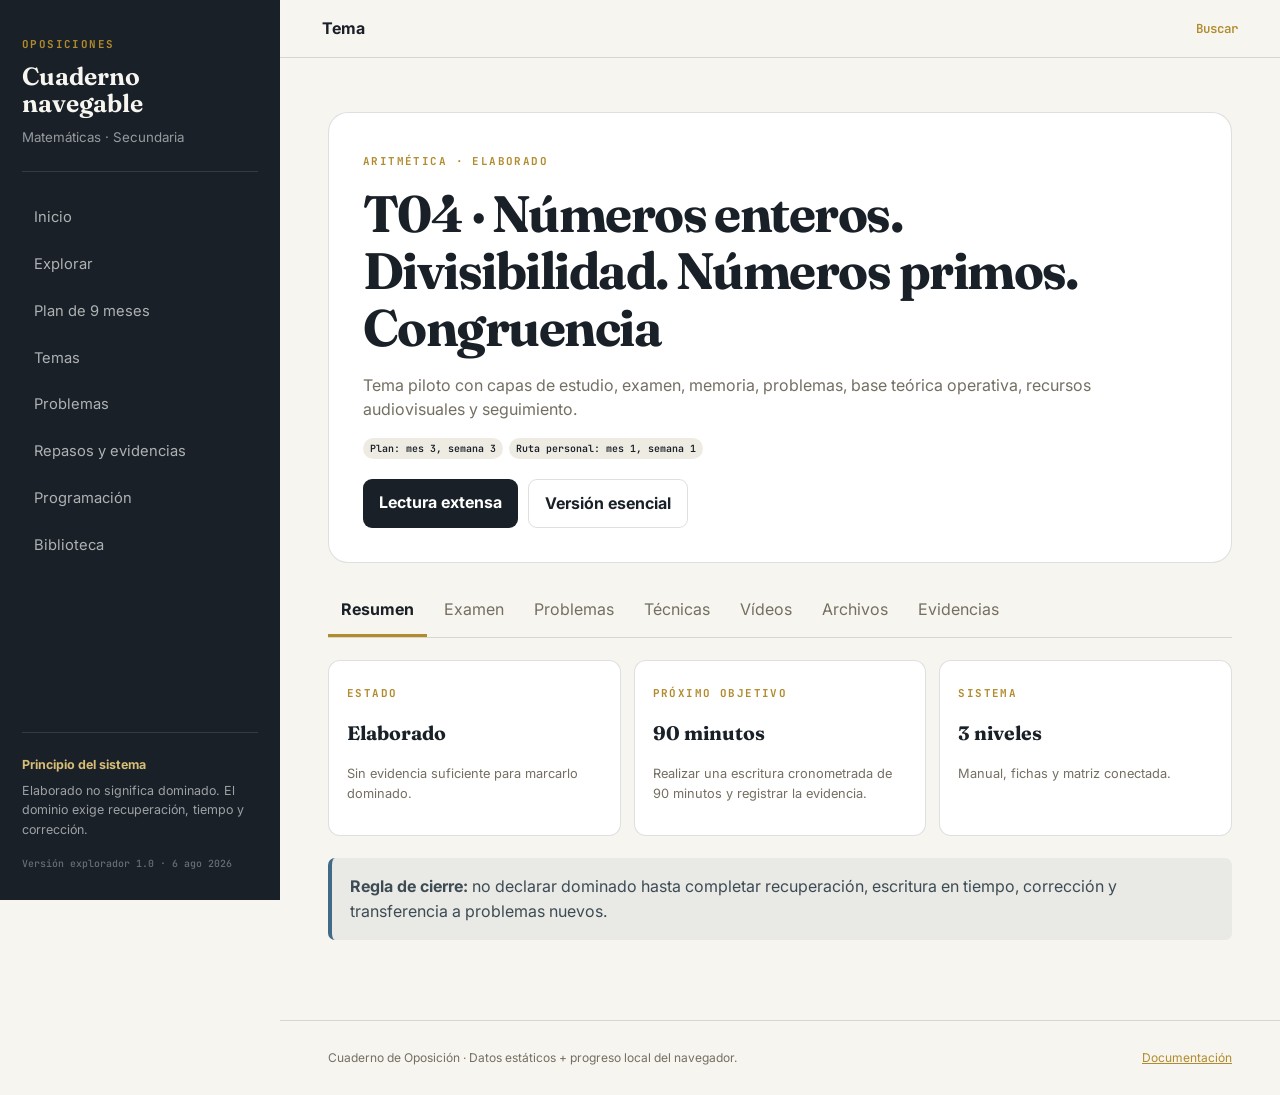
<file: tema.html>
<!doctype html>
<html lang="es">
<head>
  <meta charset="utf-8">
  <meta name="viewport" content="width=device-width,initial-scale=1">
  <meta name="description" content="Explorador navegable del sistema de preparación de oposiciones de Matemáticas.">
  <title>Tema · Cuaderno de Oposición</title>
  <link rel="stylesheet" href="assets/css/explorer.css">
  
</head>
<body data-page="tema">
  <div class="app-shell">
    <aside class="sidebar" id="sidebar">
      <a class="brand" href="index.html">
        <span class="brand-kicker">OPOSICIONES</span>
        <strong>Cuaderno navegable</strong>
        <small>Matemáticas · Secundaria</small>
      </a>
      <nav class="main-nav" aria-label="Navegación principal">
        <a data-nav="dashboard" href="index.html">Inicio</a>
        <a data-nav="explorar" href="explorar.html">Explorar</a>
        <a data-nav="plan" href="plan.html">Plan de 9 meses</a>
        <a data-nav="temas" href="temas.html">Temas</a>
        <a data-nav="problemas" href="problemas.html">Problemas</a>
        <a data-nav="seguimiento" href="seguimiento.html">Repasos y evidencias</a>
        <a data-nav="programacion" href="programacion.html">Programación</a>
        <a data-nav="biblioteca" href="biblioteca.html">Biblioteca</a>
      </nav>
      <div class="sidebar-note">
        <b>Principio del sistema</b>
        <span>Elaborado no significa dominado. El dominio exige recuperación, tiempo y corrección.</span>
      </div>
      <div class="sidebar-meta">Versión explorador 1.0 · 6 ago 2026</div>
    </aside>
    <div class="page-column">
      <header class="topbar">
        <button class="menu-button" id="menuButton" aria-label="Abrir navegación">☰</button>
        <div class="topbar-title">Tema</div>
        <a class="topbar-action" href="explorar.html">Buscar</a>
      </header>
      <main class="page-content">
        
<section id="themeHeader"></section>
<nav class="tab-nav" id="themeTabs" aria-label="Secciones del tema">
  <button class="active" data-tab="resumen">Resumen</button>
  <button data-tab="examen">Examen</button>
  <button data-tab="problemas">Problemas</button>
  <button data-tab="tecnicas">Técnicas</button>
  <button data-tab="videos">Vídeos</button>
  <button data-tab="archivos">Archivos</button>
  <button data-tab="evidencias">Evidencias</button>
</nav>
<section id="themeTabContent" class="tab-content"></section>

      </main>
      <footer class="site-footer">
        <span>Cuaderno de Oposición · Datos estáticos + progreso local del navegador.</span>
        <a href="README_EXPLORADOR.md">Documentación</a>
      </footer>
    </div>
  </div>
  <script src="assets/js/app.js"></script>
</body>
</html>
</file>
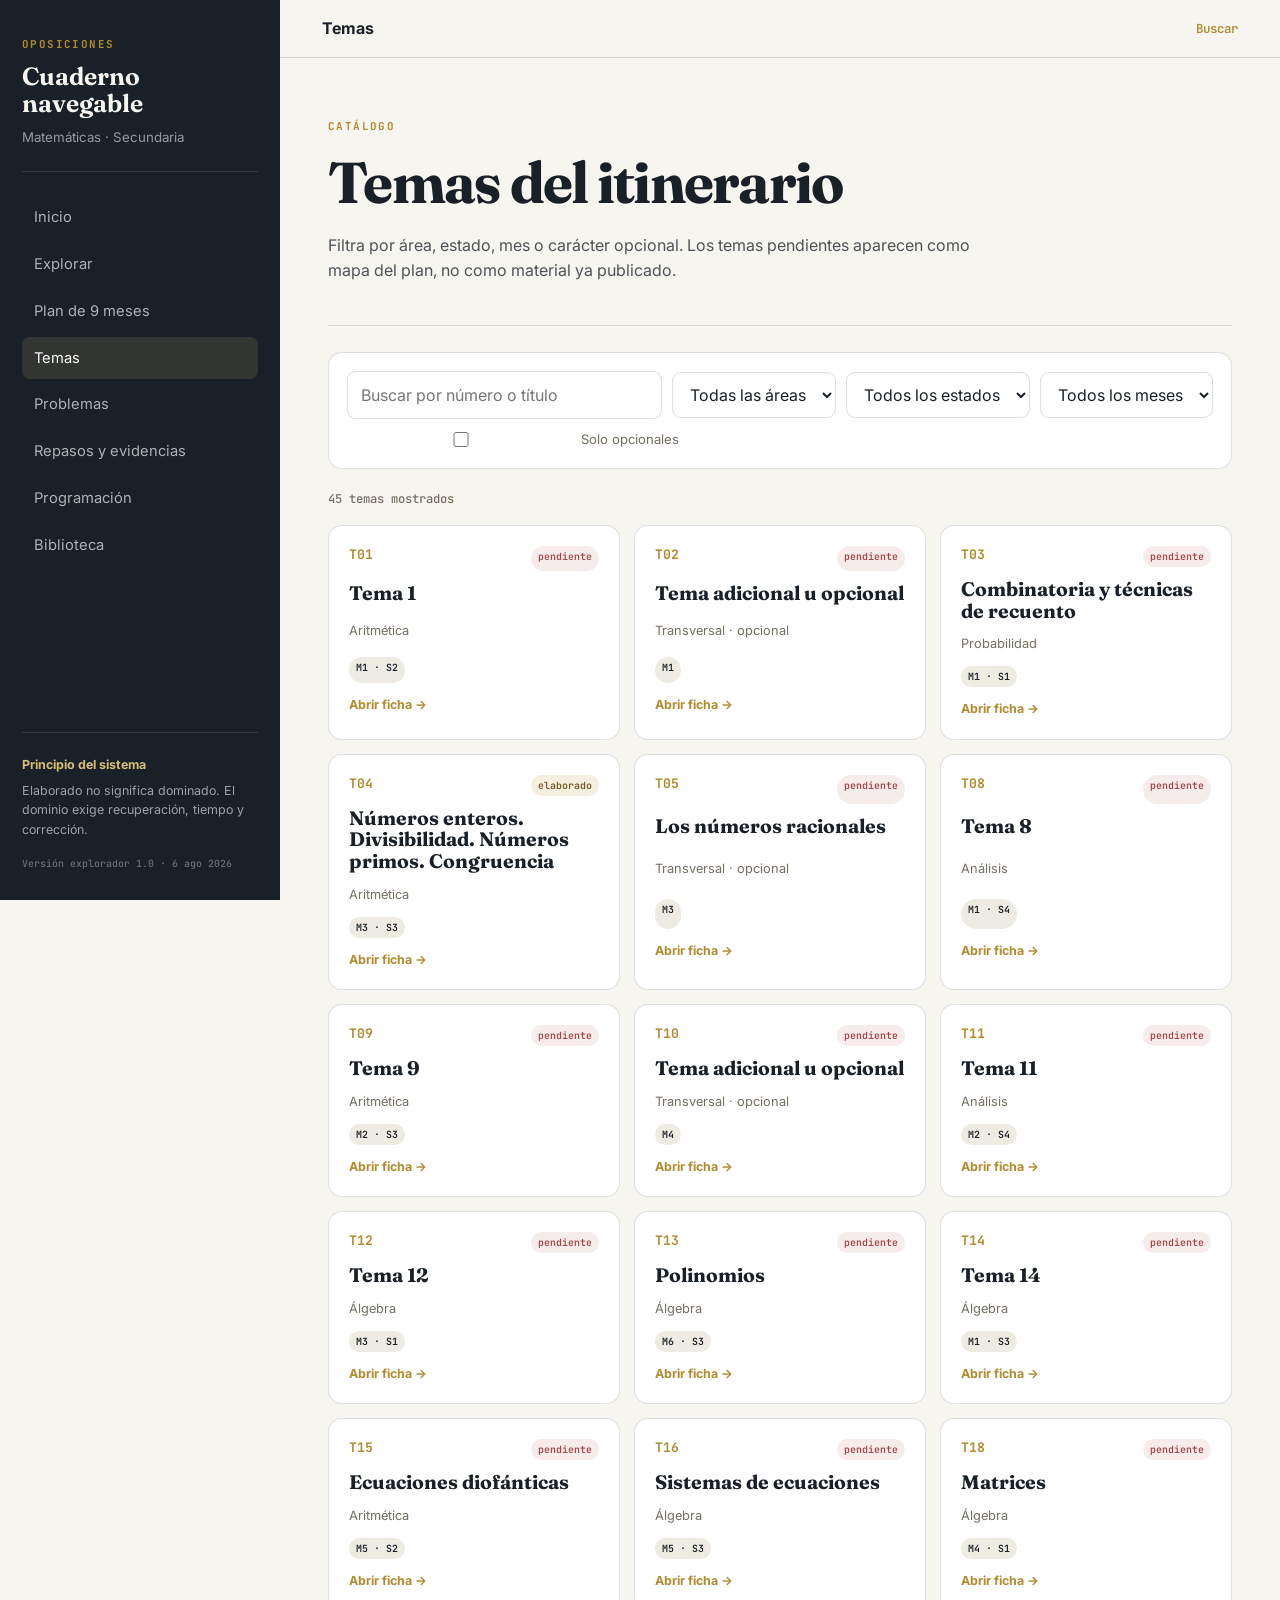
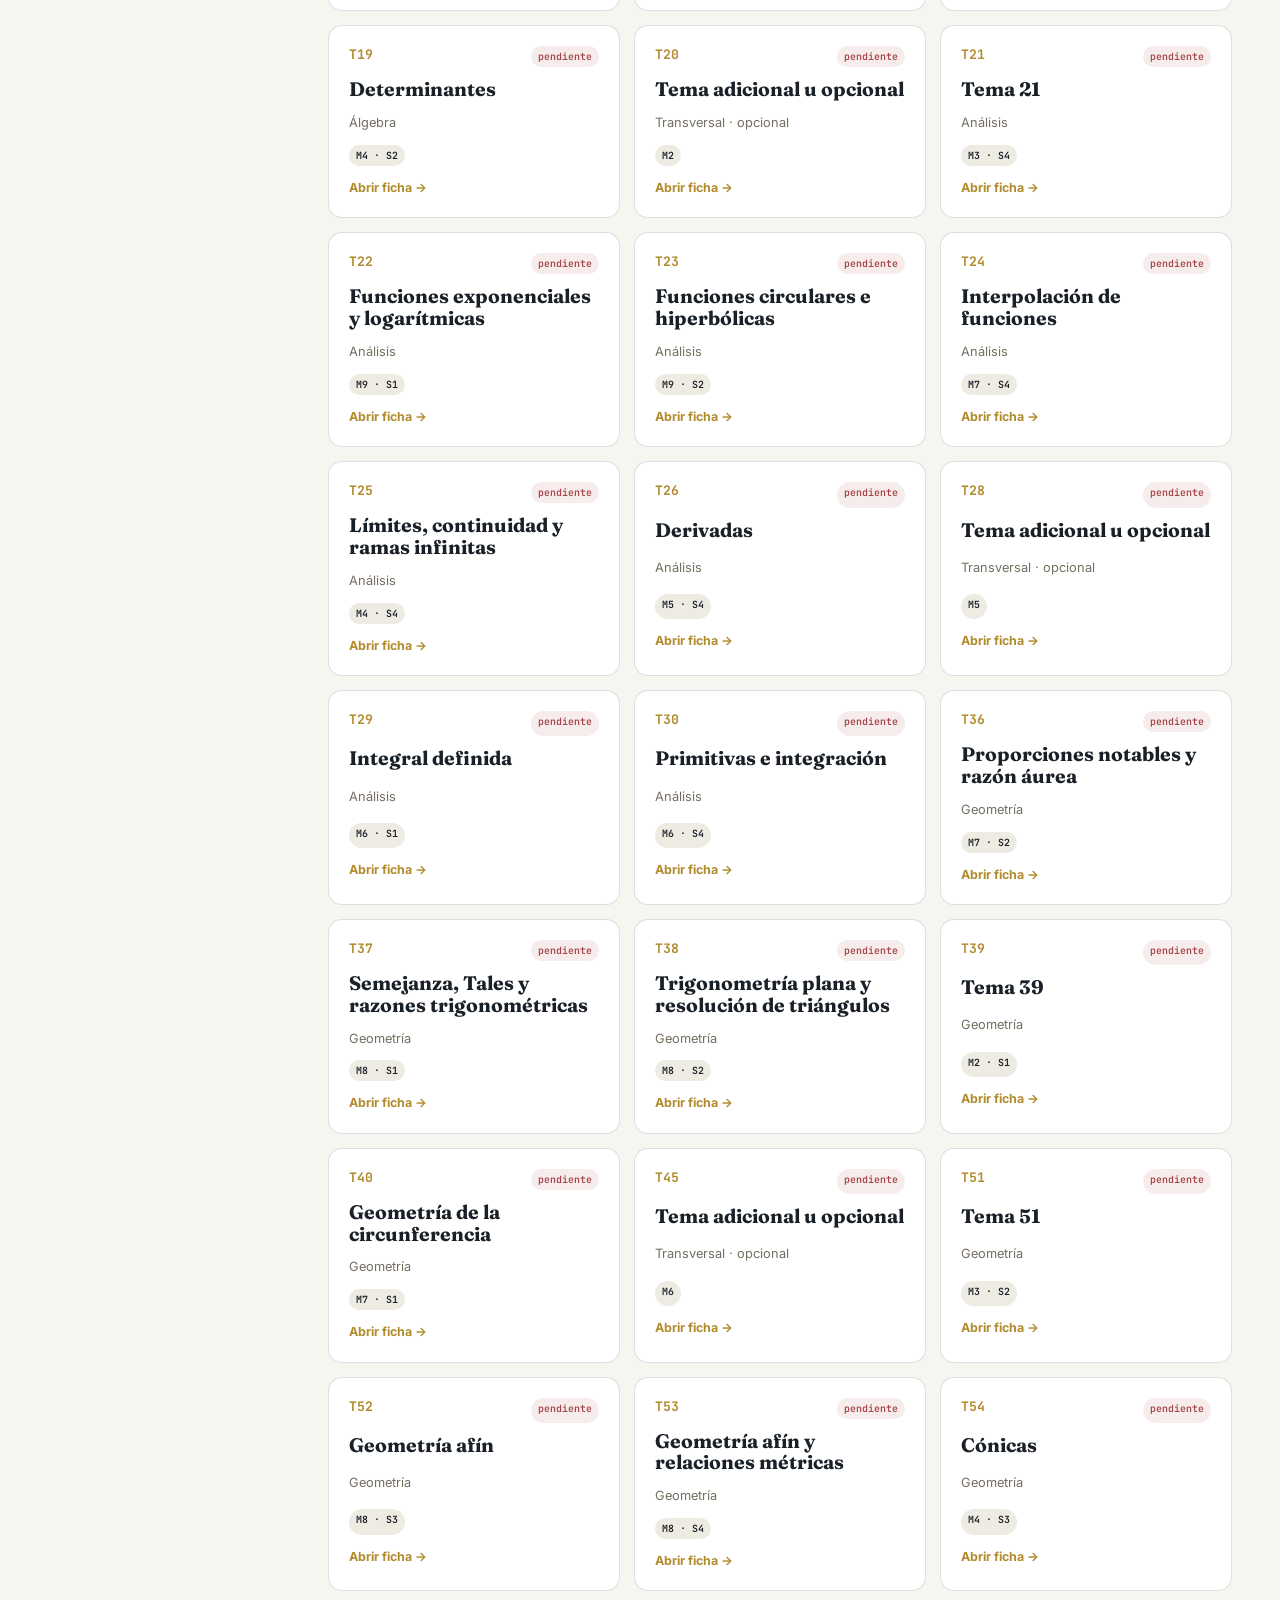
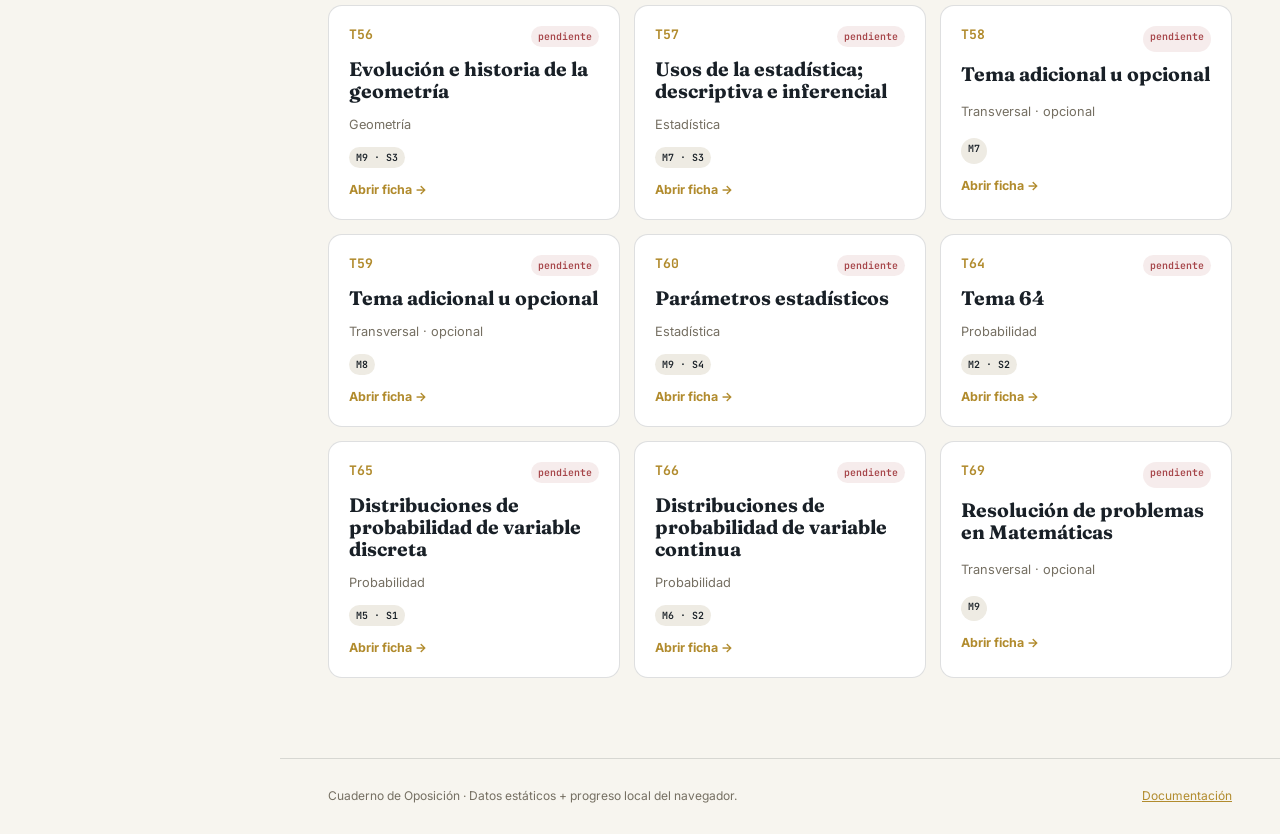
<file: temas.html>
<!doctype html>
<html lang="es">
<head>
  <meta charset="utf-8">
  <meta name="viewport" content="width=device-width,initial-scale=1">
  <meta name="description" content="Explorador navegable del sistema de preparación de oposiciones de Matemáticas.">
  <title>Temas · Cuaderno de Oposición</title>
  <link rel="stylesheet" href="assets/css/explorer.css">
  
</head>
<body data-page="temas">
  <div class="app-shell">
    <aside class="sidebar" id="sidebar">
      <a class="brand" href="index.html">
        <span class="brand-kicker">OPOSICIONES</span>
        <strong>Cuaderno navegable</strong>
        <small>Matemáticas · Secundaria</small>
      </a>
      <nav class="main-nav" aria-label="Navegación principal">
        <a data-nav="dashboard" href="index.html">Inicio</a>
        <a data-nav="explorar" href="explorar.html">Explorar</a>
        <a data-nav="plan" href="plan.html">Plan de 9 meses</a>
        <a data-nav="temas" href="temas.html">Temas</a>
        <a data-nav="problemas" href="problemas.html">Problemas</a>
        <a data-nav="seguimiento" href="seguimiento.html">Repasos y evidencias</a>
        <a data-nav="programacion" href="programacion.html">Programación</a>
        <a data-nav="biblioteca" href="biblioteca.html">Biblioteca</a>
      </nav>
      <div class="sidebar-note">
        <b>Principio del sistema</b>
        <span>Elaborado no significa dominado. El dominio exige recuperación, tiempo y corrección.</span>
      </div>
      <div class="sidebar-meta">Versión explorador 1.0 · 6 ago 2026</div>
    </aside>
    <div class="page-column">
      <header class="topbar">
        <button class="menu-button" id="menuButton" aria-label="Abrir navegación">☰</button>
        <div class="topbar-title">Temas</div>
        <a class="topbar-action" href="explorar.html">Buscar</a>
      </header>
      <main class="page-content">
        
<section class="page-intro"><span class="eyebrow">Catálogo</span><h1>Temas del itinerario</h1><p>Filtra por área, estado, mes o carácter opcional. Los temas pendientes aparecen como mapa del plan, no como material ya publicado.</p></section>
<section class="filters-card">
  <input id="themeQuery" type="search" placeholder="Buscar por número o título">
  <select id="themeArea"><option value="">Todas las áreas</option></select>
  <select id="themeStatus"><option value="">Todos los estados</option></select>
  <select id="themeMonth"><option value="">Todos los meses</option></select>
  <label class="check-inline"><input id="themeOptional" type="checkbox"> Solo opcionales</label>
</section>
<div id="themeCount" class="result-summary"></div>
<section id="themeGrid" class="theme-grid"></section>

      </main>
      <footer class="site-footer">
        <span>Cuaderno de Oposición · Datos estáticos + progreso local del navegador.</span>
        <a href="README_EXPLORADOR.md">Documentación</a>
      </footer>
    </div>
  </div>
  <script src="assets/js/app.js"></script>
</body>
</html>
</file>
<file: assets/css/explorer.css>
@import url('https://fonts.googleapis.com/css2?family=Fraunces:opsz,wght@9..144,500;9..144,650&family=Inter:wght@400;500;600;700&family=JetBrains+Mono:wght@500;700&display=swap');
:root{--ink:#192027;--ink2:#263039;--paper:#f7f5ef;--paper2:#eeebe3;--white:#fff;--amber:#b18b2d;--amber2:#d7bd76;--green:#316957;--red:#a64549;--blue:#416a86;--stone:#756f62;--line:rgba(25,32,39,.14);--shadow:0 18px 44px rgba(25,32,39,.10);--radius:14px;}
*{box-sizing:border-box}html{scroll-behavior:smooth}body{margin:0;background:var(--paper);color:var(--ink);font-family:Inter,system-ui,sans-serif;line-height:1.55}a{color:inherit}button,input,select,textarea{font:inherit}.app-shell{display:grid;grid-template-columns:280px minmax(0,1fr);min-height:100vh}.sidebar{position:sticky;top:0;height:100vh;overflow:auto;background:var(--ink);color:var(--paper);padding:30px 22px;display:flex;flex-direction:column}.brand{text-decoration:none;border-bottom:1px solid rgba(255,255,255,.12);padding-bottom:22px}.brand-kicker,.eyebrow{font:700 .68rem/1.2 'JetBrains Mono',monospace;letter-spacing:.13em;text-transform:uppercase;color:var(--amber)}.brand strong{display:block;font:650 1.55rem/1.08 Fraunces,serif;margin:8px 0}.brand small{color:rgba(255,255,255,.55)}.main-nav{display:grid;gap:4px;margin-top:24px}.main-nav a{text-decoration:none;color:rgba(255,255,255,.65);padding:10px 12px;border-radius:8px;font-size:.92rem}.main-nav a:hover,.main-nav a.active{background:rgba(215,189,118,.13);color:#fff}.sidebar-note{margin-top:auto;border-top:1px solid rgba(255,255,255,.12);padding-top:22px;display:grid;gap:7px;font-size:.78rem;color:rgba(255,255,255,.58)}.sidebar-note b{color:var(--amber2)}.sidebar-meta{font:500 .62rem 'JetBrains Mono',monospace;color:rgba(255,255,255,.35);margin-top:18px}.page-column{min-width:0;display:flex;flex-direction:column}.topbar{min-height:58px;display:flex;align-items:center;gap:14px;padding:0 42px;border-bottom:1px solid var(--line);background:rgba(247,245,239,.92);backdrop-filter:blur(12px);position:sticky;top:0;z-index:20}.menu-button{display:none;border:0;background:transparent;font-size:1.3rem}.topbar-title{font-weight:700}.topbar-action{margin-left:auto;font:600 .78rem 'JetBrains Mono',monospace;color:var(--amber);text-decoration:none}.page-content{width:min(1280px,100%);margin:0 auto;padding:54px 48px 80px;flex:1}.site-footer{padding:28px 48px;border-top:1px solid var(--line);display:flex;justify-content:space-between;gap:20px;color:var(--stone);font-size:.75rem}.site-footer a{color:var(--amber)}h1,h2,h3{font-family:Fraunces,serif;line-height:1.12}h1{font-size:clamp(2.25rem,5vw,4.5rem);margin:.25em 0 .3em;letter-spacing:-.03em}h2{font-size:clamp(1.45rem,2.4vw,2rem);margin:0}h3{font-size:1.22rem}.hero{padding:42px;background:var(--white);border:1px solid var(--line);border-radius:22px;box-shadow:var(--shadow);margin-bottom:30px}.explorer-hero{display:grid;grid-template-columns:1.2fr .8fr;gap:44px;align-items:end}.hero p,.page-intro p{color:#4d5357;max-width:66ch}.hero-search{background:var(--paper2);border-radius:14px;padding:20px}.hero-search label{display:block;font-weight:700;margin-bottom:9px}.search-combo{display:flex;gap:8px}.search-combo input,.filters-card input,.filters-card select,textarea{width:100%;border:1px solid var(--line);background:#fff;padding:11px 13px;border-radius:9px;color:var(--ink)}.search-combo button,.tracking-toolbar button,.button-file,.button-link{border:0;background:var(--ink);color:#fff;border-radius:9px;padding:11px 16px;cursor:pointer;text-decoration:none;font-weight:700;white-space:nowrap}.secondary{background:transparent!important;color:var(--ink)!important;border:1px solid var(--line)!important}.danger-ghost{background:transparent!important;color:var(--red)!important;border:1px solid rgba(166,69,73,.35)!important}.search-combo.large input{font-size:1.05rem;padding:15px}.page-intro{padding-bottom:26px;border-bottom:1px solid var(--line);margin-bottom:26px}.page-intro h1{font-size:clamp(2.1rem,4.5vw,3.8rem)}.stats-grid{display:grid;grid-template-columns:repeat(4,1fr);gap:14px;margin:26px 0 42px}.stat-card{background:var(--white);border:1px solid var(--line);border-radius:var(--radius);padding:22px}.stat-card b{font:650 2rem Fraunces,serif;display:block}.stat-card span{font-size:.75rem;color:var(--stone)}.two-column{display:grid;grid-template-columns:1fr 1fr;gap:30px;margin:44px 0}.section-heading{display:flex;align-items:end;justify-content:space-between;gap:20px;margin:28px 0 18px}.section-heading>a{font:600 .76rem 'JetBrains Mono',monospace;color:var(--amber);text-decoration:none}.action-list{display:grid;gap:10px}.action-item{display:grid;grid-template-columns:42px 1fr;gap:14px;padding:17px;background:#fff;border:1px solid var(--line);border-radius:11px}.action-item>span{font:700 .7rem 'JetBrains Mono',monospace;color:var(--amber)}.action-item b{display:block}.action-item p{margin:4px 0 0;color:var(--stone);font-size:.85rem}.layer-stack{display:grid;gap:9px}.layer-stack a{display:grid;gap:3px;text-decoration:none;padding:17px 18px;background:var(--ink);color:#fff;border-radius:11px}.layer-stack a:hover{transform:translateY(-1px)}.layer-stack span{font-size:.78rem;color:rgba(255,255,255,.58)}.portal-grid{display:grid;grid-template-columns:repeat(4,1fr);gap:14px}.portal-card{background:#fff;border:1px solid var(--line);border-radius:var(--radius);padding:22px;text-decoration:none;transition:.15s}.portal-card:hover{transform:translateY(-3px);border-color:var(--amber)}.portal-card>span{font:700 .7rem 'JetBrains Mono',monospace;color:var(--amber)}.portal-card h3{margin:12px 0 8px}.portal-card p{font-size:.84rem;color:var(--stone);margin:0}.theme-feature{background:linear-gradient(120deg,var(--ink),var(--ink2));color:#fff;border-radius:18px;padding:28px;display:grid;grid-template-columns:1fr auto;gap:20px}.theme-feature p{color:rgba(255,255,255,.62);max-width:70ch}.theme-feature .metrics{display:flex;gap:22px;align-items:center}.theme-feature .metrics div{text-align:center}.theme-feature .metrics b{font:650 1.65rem Fraunces}.theme-feature .metrics span{display:block;font-size:.63rem;color:rgba(255,255,255,.5);text-transform:uppercase}.notice{padding:16px 18px;background:rgba(65,106,134,.08);border-left:4px solid var(--blue);border-radius:7px;margin:22px 0;color:#3d4b54}.notice.warning{background:rgba(177,139,45,.1);border-color:var(--amber)}.month-stack{display:grid;gap:16px}.month-card{background:#fff;border:1px solid var(--line);border-radius:var(--radius);overflow:hidden}.month-card summary{cursor:pointer;list-style:none;padding:22px;display:flex;align-items:center;gap:16px}.month-card summary::-webkit-details-marker{display:none}.month-number{font:700 .72rem 'JetBrains Mono',monospace;color:var(--amber)}.month-title{font:650 1.35rem Fraunces}.month-objective{margin-left:auto;color:var(--stone);font-size:.78rem;text-align:right}.month-content{padding:0 22px 22px}.week-grid{display:grid;grid-template-columns:repeat(4,1fr);gap:10px}.week-card{background:var(--paper);border:1px solid var(--line);border-radius:10px;padding:15px}.week-card .week{font:700 .62rem 'JetBrains Mono',monospace;color:var(--amber)}.week-card b{display:block;margin:8px 0 4px}.week-card p{font-size:.75rem;color:var(--stone);margin:0}.month-footer{display:flex;gap:12px;flex-wrap:wrap;margin-top:13px;font-size:.75rem}.month-footer span{padding:6px 9px;background:var(--paper2);border-radius:999px}.personal-route{background:var(--ink);color:#fff;padding:22px;border-radius:var(--radius);margin:24px 0}.personal-route p{color:rgba(255,255,255,.6)}.filters-card,.search-panel{background:#fff;border:1px solid var(--line);border-radius:var(--radius);padding:18px;display:flex;gap:10px;align-items:center;flex-wrap:wrap;margin:22px 0}.filters-card input{min-width:220px;flex:1}.filters-card select{width:auto;min-width:155px}.check-inline{font-size:.82rem;color:var(--stone);display:flex;gap:7px}.result-summary,.result-toolbar{font:500 .76rem 'JetBrains Mono',monospace;color:var(--stone);margin:18px 0}.result-toolbar{display:flex;justify-content:space-between;align-items:center}.theme-grid{display:grid;grid-template-columns:repeat(auto-fill,minmax(260px,1fr));gap:14px}.theme-card{background:#fff;border:1px solid var(--line);border-radius:var(--radius);padding:20px;display:grid;gap:12px}.theme-card header{display:flex;justify-content:space-between;gap:12px}.theme-id{font:700 .82rem 'JetBrains Mono',monospace;color:var(--amber)}.theme-card h3{margin:0}.theme-card p{font-size:.8rem;color:var(--stone);margin:0}.theme-meta{display:flex;gap:6px;flex-wrap:wrap}.tag,.status-badge{display:inline-flex;padding:4px 7px;border-radius:999px;background:var(--paper2);font:600 .62rem 'JetBrains Mono',monospace}.status-badge.elaborado{background:rgba(177,139,45,.14);color:#72591f}.status-badge.dominado{background:rgba(49,105,87,.14);color:var(--green)}.status-badge.pendiente{background:rgba(166,69,73,.10);color:var(--red)}.theme-card a{font-size:.78rem;font-weight:700;color:var(--amber);text-decoration:none}.topic-header{background:#fff;border:1px solid var(--line);border-radius:20px;padding:34px;margin-bottom:18px}.topic-header h1{font-size:clamp(2rem,4vw,3.4rem)}.topic-header p{color:var(--stone);max-width:75ch}.topic-actions{display:flex;gap:10px;flex-wrap:wrap;margin-top:20px}.tab-nav{display:flex;gap:4px;overflow:auto;border-bottom:1px solid var(--line);margin:22px 0}.tab-nav button{border:0;background:transparent;padding:12px 13px;white-space:nowrap;color:var(--stone);cursor:pointer;border-bottom:3px solid transparent}.tab-nav button.active{color:var(--ink);border-color:var(--amber);font-weight:700}.tab-content{min-height:280px}.info-grid{display:grid;grid-template-columns:repeat(3,1fr);gap:13px}.info-card{background:#fff;border:1px solid var(--line);border-radius:12px;padding:18px}.info-card b{display:block}.info-card p{color:var(--stone);font-size:.8rem}.resource-list{display:grid;gap:9px}.resource-row{display:grid;grid-template-columns:80px 1fr auto;gap:14px;align-items:center;padding:14px;background:#fff;border:1px solid var(--line);border-radius:10px;text-decoration:none}.resource-row .type{font:700 .62rem 'JetBrains Mono',monospace;color:var(--amber)}.resource-row small{color:var(--stone)}.technique-grid,.video-grid{display:grid;grid-template-columns:repeat(auto-fill,minmax(290px,1fr));gap:12px}.technique-card,.video-card{background:#fff;border:1px solid var(--line);border-radius:12px;padding:18px}.technique-card h3,.video-card h3{margin:9px 0}.technique-card p,.video-card p{font-size:.78rem;color:var(--stone)}.technique-card dl{font-size:.76rem}.technique-card dt{font-weight:700;margin-top:8px}.technique-card dd{margin:2px 0;color:var(--stone)}.video-card a{color:var(--amber);font-weight:700;text-decoration:none}.problem-list{display:grid;gap:14px}.problem-card{background:#fff;border:1px solid var(--line);border-radius:14px;padding:22px}.problem-card header{display:flex;justify-content:space-between;gap:20px}.problem-card h2{font-size:1.28rem}.problem-card .source{font:600 .68rem 'JetBrains Mono',monospace;color:var(--amber)}.problem-summary{font-family:Fraunces,serif;font-size:1.15rem}.problem-details{display:grid;grid-template-columns:repeat(3,1fr);gap:10px;margin:16px 0}.problem-details div{background:var(--paper);padding:12px;border-radius:8px}.problem-details b{font-size:.7rem;text-transform:uppercase;letter-spacing:.05em}.problem-details p{font-size:.78rem;color:var(--stone);margin:5px 0}.progress-controls{display:flex;gap:14px;align-items:center;padding-top:14px;border-top:1px solid var(--line);flex-wrap:wrap}.progress-controls select{padding:7px;border:1px solid var(--line);border-radius:7px}.progress-controls label{font-size:.78rem}.filter-row{display:flex;gap:7px;flex-wrap:wrap}.chip{border:1px solid var(--line);background:transparent;border-radius:999px;padding:7px 11px;cursor:pointer}.chip.active{background:var(--ink);color:#fff}.search-results{display:grid;gap:10px}.search-result{display:grid;grid-template-columns:92px 1fr auto;gap:14px;align-items:start;background:#fff;border:1px solid var(--line);border-radius:11px;padding:16px;text-decoration:none}.search-result .kind{font:700 .62rem 'JetBrains Mono',monospace;color:var(--amber);text-transform:uppercase}.search-result h3{margin:0 0 5px;font-size:1.05rem}.search-result p{margin:0;color:var(--stone);font-size:.78rem}.tracking-toolbar{display:flex;gap:10px;flex-wrap:wrap;margin:24px 0}.button-file{position:relative;overflow:hidden}.button-file input{position:absolute;inset:0;opacity:0;cursor:pointer}.timeline{display:grid;gap:11px}.timeline-item{display:grid;grid-template-columns:72px 150px 1fr 130px;gap:14px;align-items:center;background:#fff;border:1px solid var(--line);border-radius:12px;padding:16px}.timeline-item .moment{font:700 .72rem 'JetBrains Mono',monospace;color:var(--amber)}.timeline-item p{font-size:.78rem;color:var(--stone);margin:3px 0}.timeline-item input[type=date]{border:1px solid var(--line);padding:7px;border-radius:7px}.tracking-columns textarea{min-height:220px}.save-status{font-size:.72rem;color:var(--green);margin-top:7px}.mastery-bars{display:grid;gap:9px}.mastery-row{display:grid;grid-template-columns:40px 1fr 30px;align-items:center;gap:10px;font-size:.75rem}.mastery-bar{height:10px;background:var(--paper2);border-radius:10px;overflow:hidden}.mastery-bar span{display:block;height:100%;background:var(--amber)}.library-grid{display:grid;grid-template-columns:repeat(auto-fill,minmax(270px,1fr));gap:14px}.library-card{background:#fff;border:1px solid var(--line);border-radius:var(--radius);padding:20px;display:grid;gap:8px;text-decoration:none}.library-card:hover{border-color:var(--amber)}.library-card h3{margin:4px 0}.library-card p{color:var(--stone);font-size:.78rem;margin:0}.library-card .file-type{font:700 .63rem 'JetBrains Mono',monospace;color:var(--amber)}.program-grid{display:grid;grid-template-columns:repeat(3,1fr);gap:14px;margin:26px 0}.program-card{background:#fff;border:1px solid var(--line);border-radius:var(--radius);padding:22px}.program-card>span{font:700 .68rem 'JetBrains Mono',monospace;color:var(--amber)}.program-card label{display:flex;gap:8px;margin:10px 0;font-size:.82rem;color:#4e5458}.empty-state{padding:42px;text-align:center;background:#fff;border:1px dashed var(--line);border-radius:var(--radius);color:var(--stone)}
@media(max-width:1050px){.portal-grid{grid-template-columns:repeat(2,1fr)}.week-grid{grid-template-columns:repeat(2,1fr)}.stats-grid{grid-template-columns:repeat(2,1fr)}.explorer-hero{grid-template-columns:1fr}.program-grid{grid-template-columns:1fr}.timeline-item{grid-template-columns:60px 120px 1fr}.timeline-item .timeline-control{grid-column:3}.problem-details{grid-template-columns:1fr 1fr}}
@media(max-width:780px){.app-shell{grid-template-columns:1fr}.sidebar{position:fixed;left:-290px;z-index:50;width:280px;transition:left .2s}.sidebar.open{left:0;box-shadow:0 0 0 100vmax rgba(0,0,0,.45)}.menu-button{display:block}.topbar{padding:0 18px}.page-content{padding:34px 18px 60px}.site-footer{padding:24px 18px;flex-direction:column}.two-column{grid-template-columns:1fr}.portal-grid,.stats-grid,.week-grid,.info-grid{grid-template-columns:1fr}.theme-feature{grid-template-columns:1fr}.theme-feature .metrics{justify-content:flex-start}.month-objective{display:none}.filters-card{align-items:stretch}.filters-card select{width:100%}.problem-details{grid-template-columns:1fr}.timeline-item{grid-template-columns:1fr}.timeline-item .timeline-control{grid-column:auto}.search-result{grid-template-columns:1fr}.resource-row{grid-template-columns:60px 1fr}.resource-row>span:last-child{display:none}}
</file>
